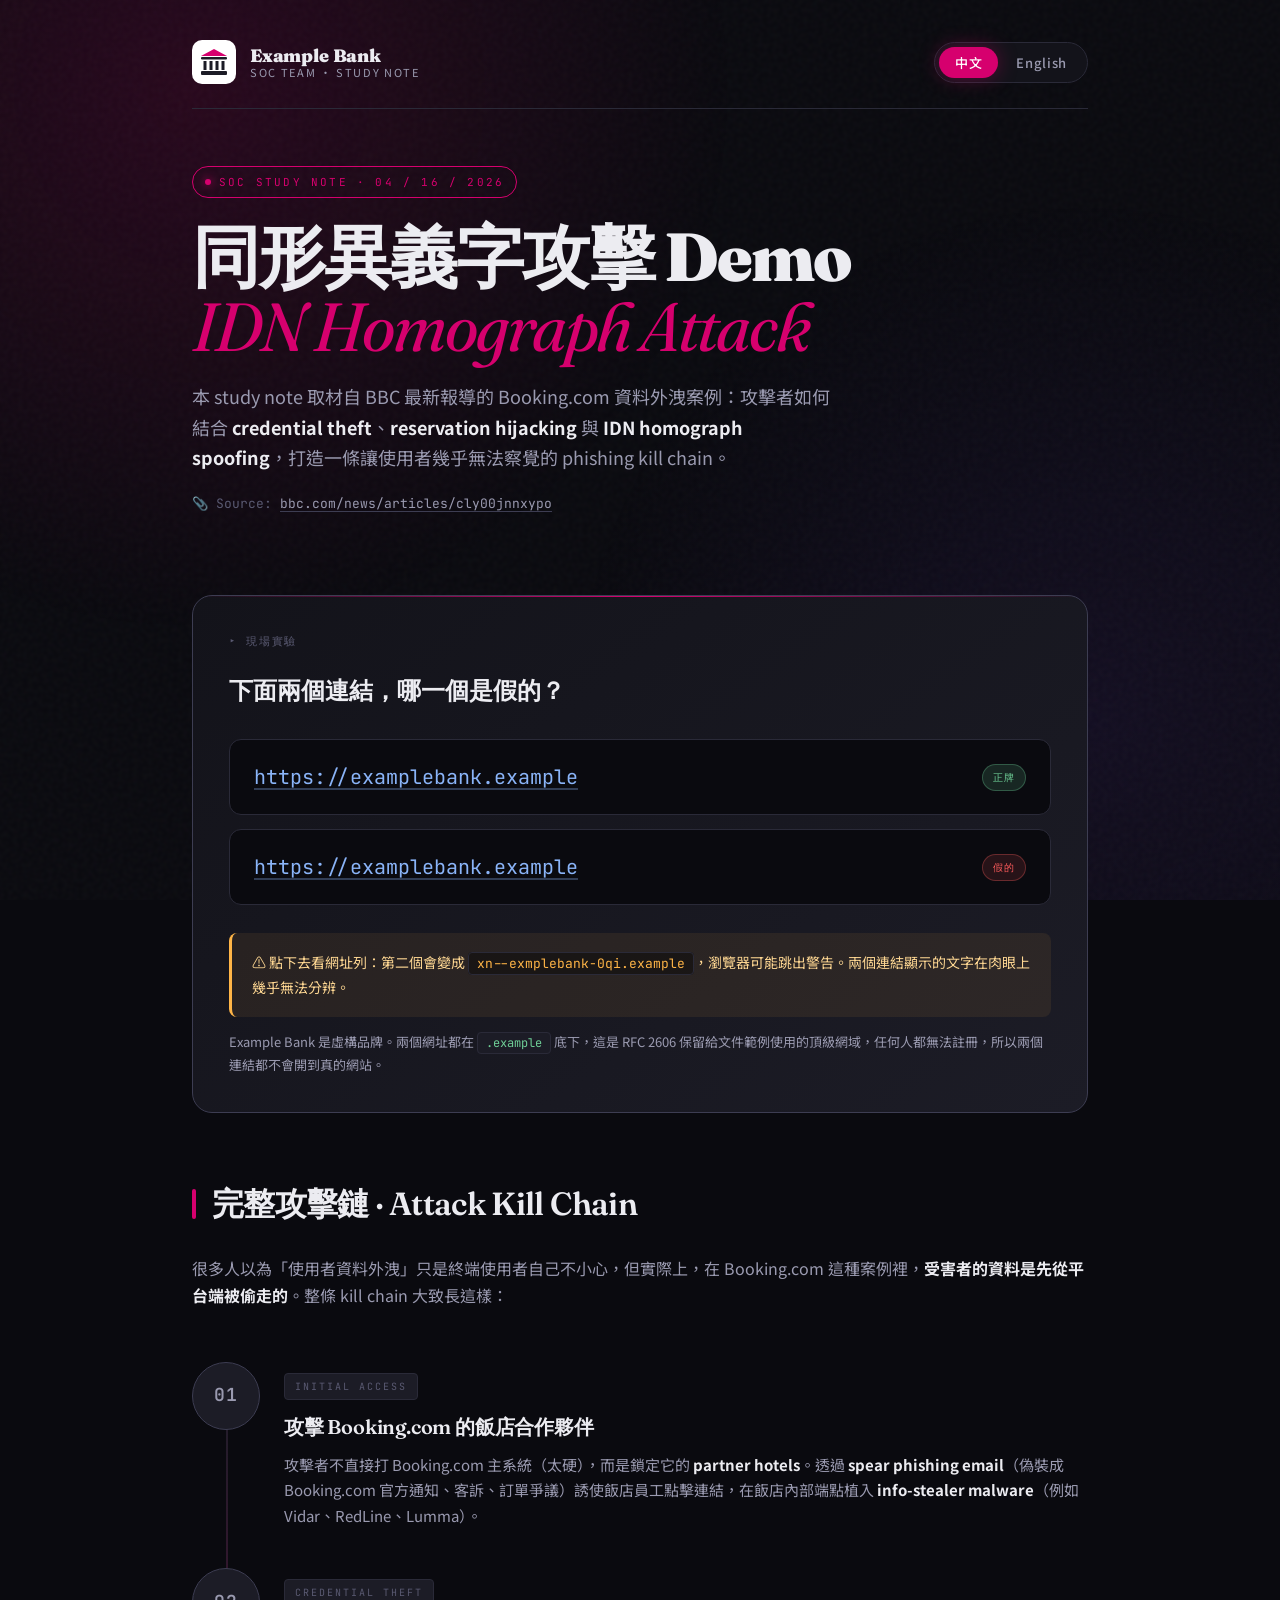
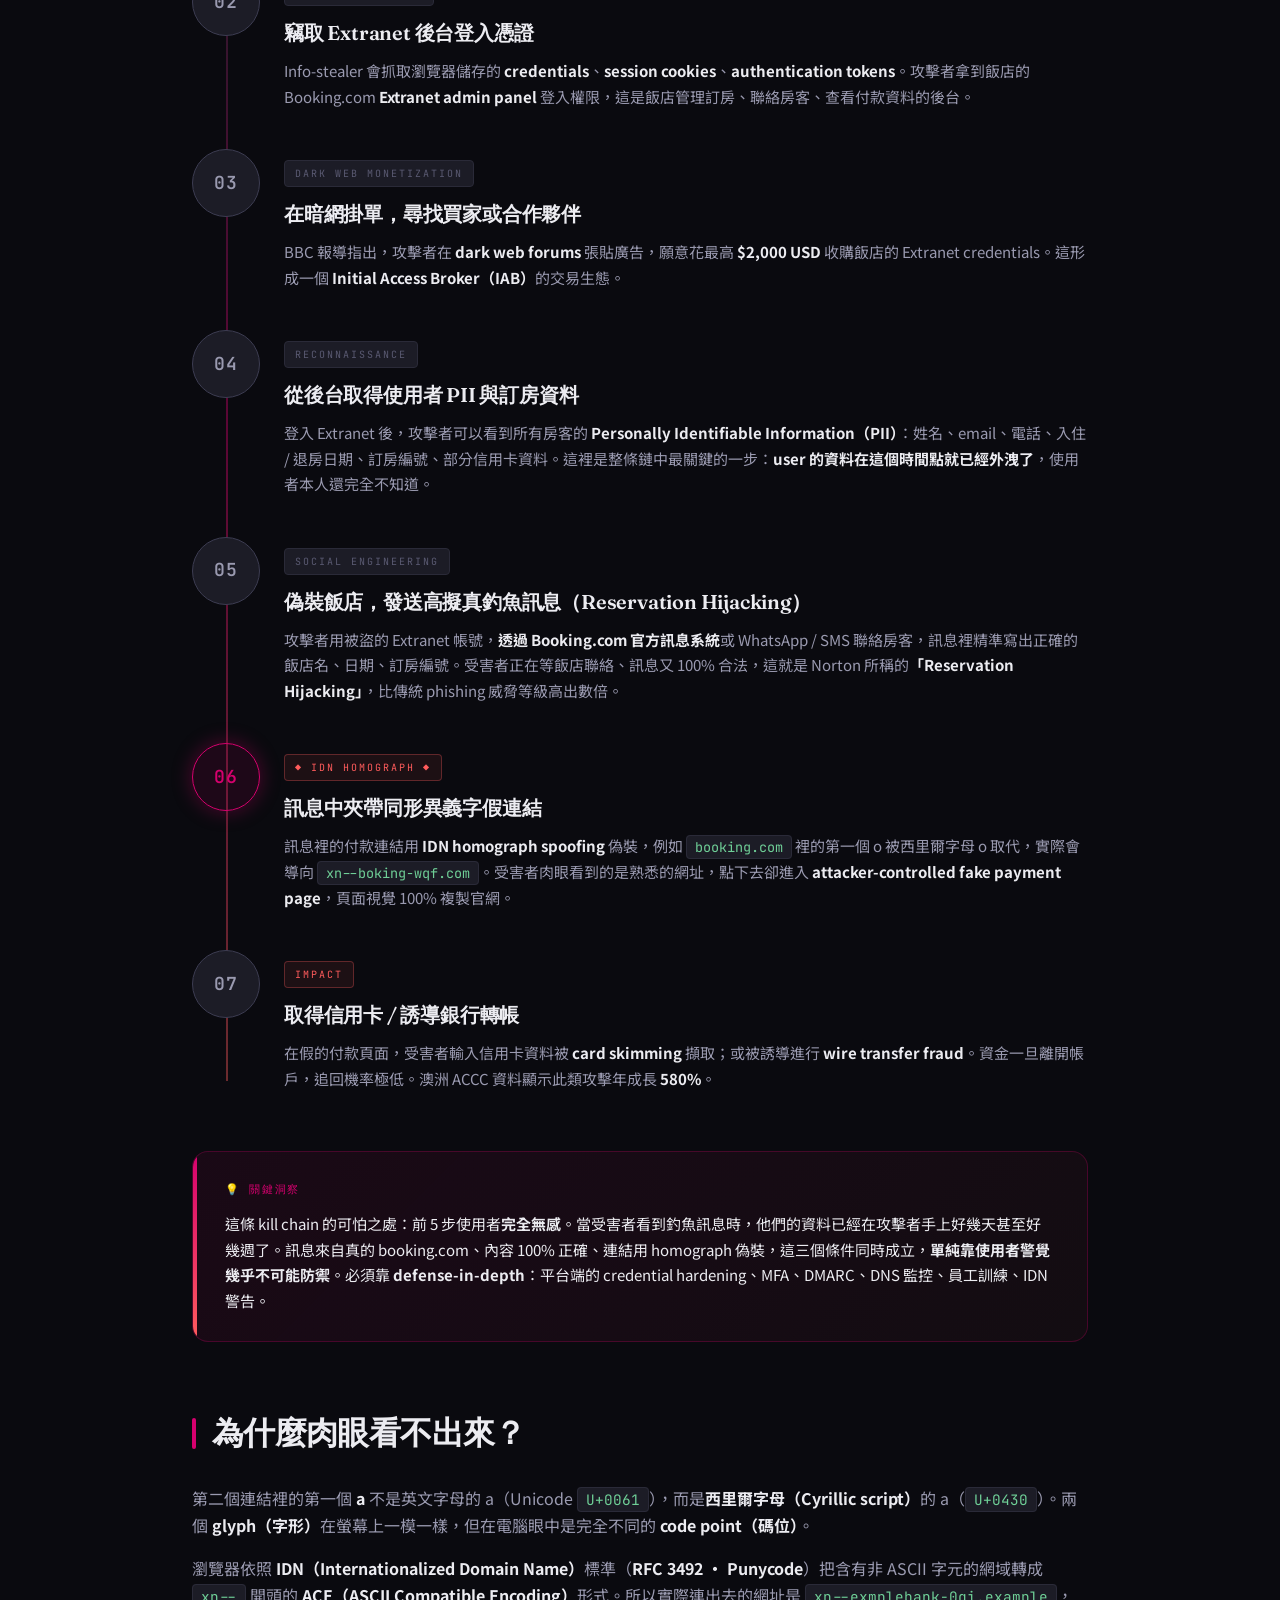
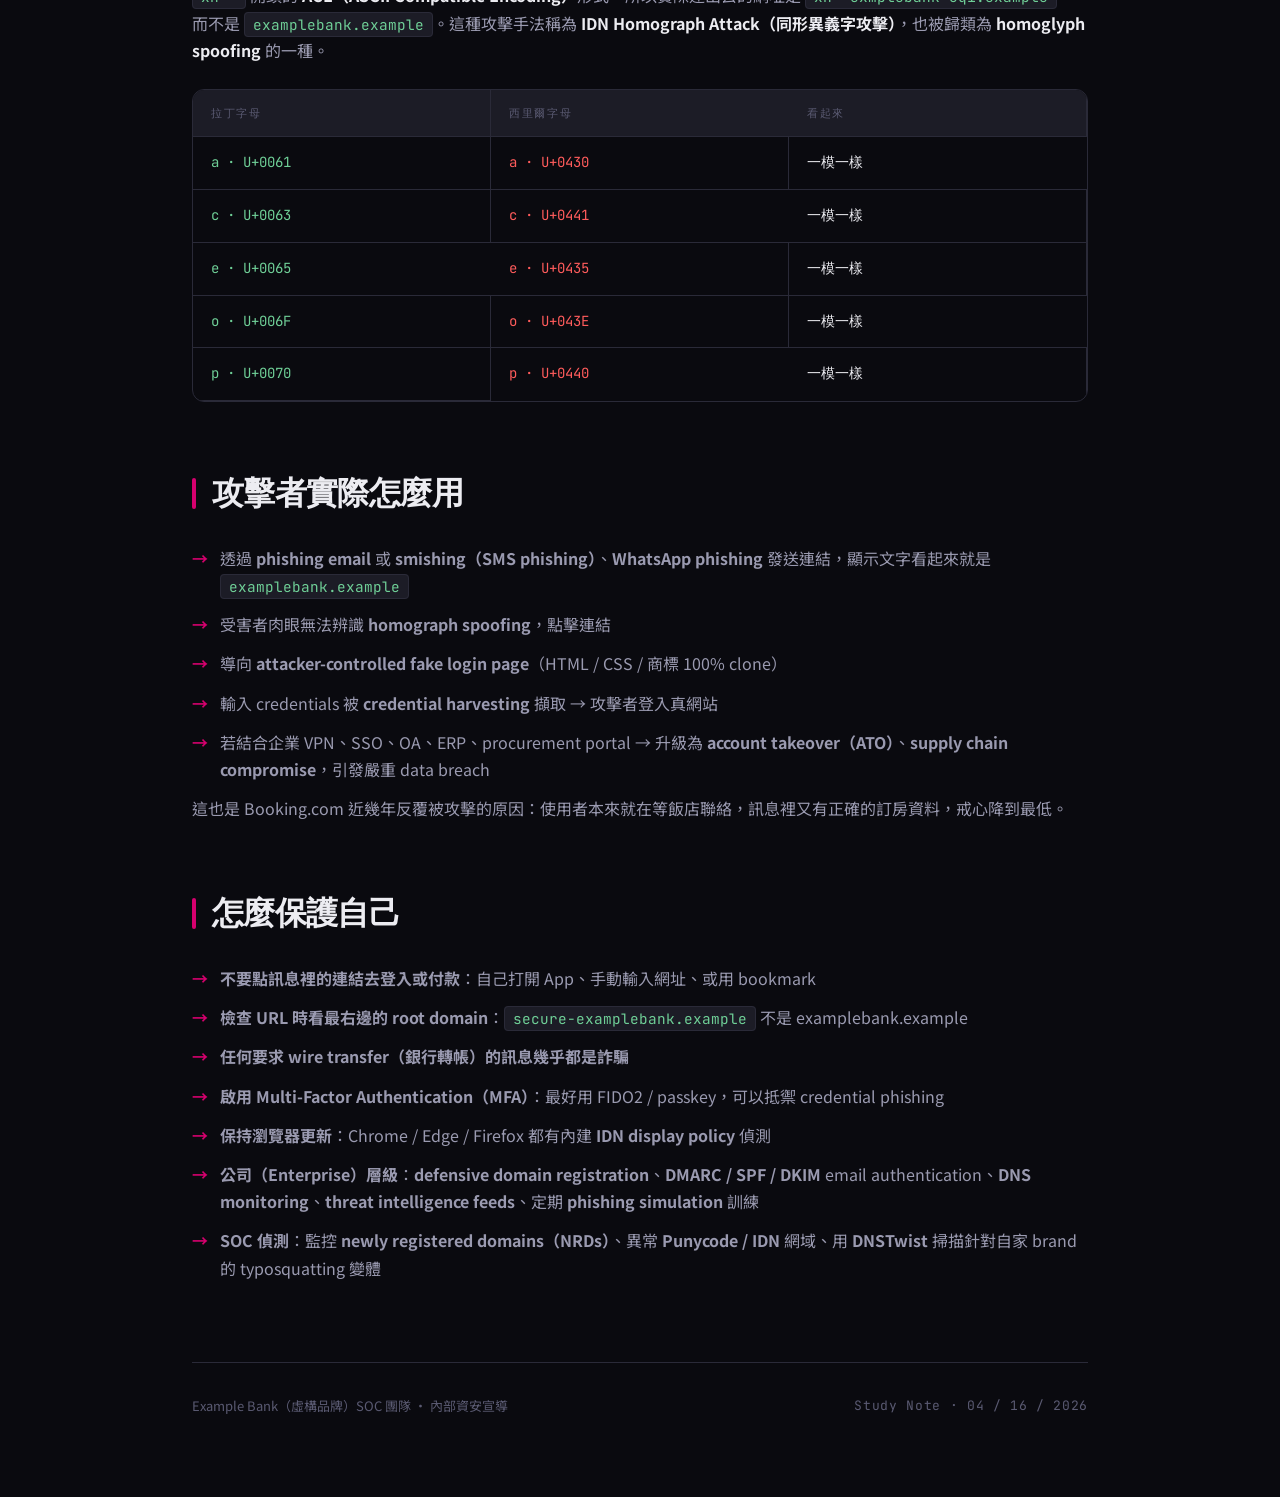
<file: index.html>
<!DOCTYPE html>
<html lang="zh-TW">
<head>
<meta charset="UTF-8">
<meta name="viewport" content="width=device-width, initial-scale=1.0">
<meta name="robots" content="noindex, nofollow">
<title>IDN Homograph Attack Demo · Example Bank SOC Team</title>
<link rel="preconnect" href="https://fonts.googleapis.com">
<link rel="preconnect" href="https://fonts.gstatic.com" crossorigin>
<link href="https://fonts.googleapis.com/css2?family=Fraunces:ital,wght@0,400;0,600;0,900;1,400&family=JetBrains+Mono:wght@400;600&family=Noto+Sans+TC:wght@400;500;700;900&display=swap" rel="stylesheet">
<style>
  :root {
    --bg: #0a0a0f;
    --bg-card: #13131a;
    --bg-elevated: #1c1c26;
    --border: #2a2a38;
    --border-strong: #3d3d52;
    --text: #ececf1;
    --text-dim: #9a9ab0;
    --text-faint: #5a5a72;
    --accent: #d6006e;
    --accent-glow: rgba(214, 0, 110, 0.35);
    --warn: #ffb547;
    --danger: #ff5c5c;
    --ok: #6fcf97;
    --font-display: "Fraunces", Georgia, serif;
    --font-body: "Noto Sans TC", -apple-system, "Segoe UI", sans-serif;
    --font-mono: "JetBrains Mono", "SF Mono", Consolas, monospace;
  }

  * { box-sizing: border-box; margin: 0; padding: 0; }

  html { scroll-behavior: smooth; }

  body {
    font-family: var(--font-body);
    background: var(--bg);
    color: var(--text);
    line-height: 1.7;
    min-height: 100vh;
    overflow-x: hidden;
  }

  body::before {
    content: "";
    position: fixed;
    inset: 0;
    background:
      radial-gradient(circle at 15% 10%, rgba(214, 0, 110, 0.15) 0%, transparent 40%),
      radial-gradient(circle at 85% 80%, rgba(100, 50, 200, 0.1) 0%, transparent 40%);
    pointer-events: none;
    z-index: 0;
  }

  .grain {
    position: fixed;
    inset: 0;
    pointer-events: none;
    z-index: 1;
    opacity: 0.035;
    background-image: url("data:image/svg+xml,%3Csvg viewBox='0 0 200 200' xmlns='http://www.w3.org/2000/svg'%3E%3Cfilter id='n'%3E%3CfeTurbulence type='fractalNoise' baseFrequency='0.9'/%3E%3C/filter%3E%3Crect width='100%25' height='100%25' filter='url(%23n)'/%3E%3C/svg%3E");
  }

  .wrap {
    position: relative;
    z-index: 2;
    max-width: 960px;
    margin: 0 auto;
    padding: 40px 32px 80px;
  }

  /* ── Header / Brand ─────────────────────────────── */
  header {
    display: flex;
    justify-content: space-between;
    align-items: center;
    padding-bottom: 24px;
    border-bottom: 1px solid var(--border);
    margin-bottom: 56px;
  }

  .brand {
    display: flex;
    align-items: center;
    gap: 14px;
  }

  .brand-mark {
    width: 44px;
    height: 44px;
    background: #fff;
    border-radius: 10px;
    display: flex;
    align-items: center;
    justify-content: center;
    padding: 6px;
  }

  .brand-text {
    display: flex;
    flex-direction: column;
    line-height: 1.2;
  }

  .brand-text .name {
    font-family: var(--font-display);
    font-weight: 900;
    font-size: 18px;
    letter-spacing: -0.01em;
  }

  .brand-text .sub {
    font-size: 11px;
    color: var(--text-dim);
    letter-spacing: 0.15em;
    text-transform: uppercase;
  }

  .lang-toggle {
    display: flex;
    background: var(--bg-card);
    border: 1px solid var(--border);
    border-radius: 100px;
    padding: 4px;
    gap: 2px;
  }

  .lang-toggle button {
    background: transparent;
    border: none;
    color: var(--text-dim);
    font-family: var(--font-body);
    font-weight: 500;
    font-size: 13px;
    padding: 6px 16px;
    border-radius: 100px;
    cursor: pointer;
    letter-spacing: 0.05em;
    transition: all 0.2s;
  }

  .lang-toggle button.active {
    background: var(--accent);
    color: #fff;
    box-shadow: 0 0 20px var(--accent-glow);
  }

  /* ── Hero ─────────────────────────────── */
  .hero {
    margin-bottom: 80px;
  }

  .eyebrow {
    display: inline-flex;
    align-items: center;
    gap: 8px;
    font-family: var(--font-mono);
    font-size: 11px;
    color: var(--accent);
    letter-spacing: 0.2em;
    text-transform: uppercase;
    margin-bottom: 24px;
    padding: 6px 12px;
    border: 1px solid var(--accent);
    border-radius: 100px;
    animation: pulse 2s ease-in-out infinite;
  }

  .eyebrow::before {
    content: "";
    width: 6px;
    height: 6px;
    background: var(--accent);
    border-radius: 50%;
    box-shadow: 0 0 10px var(--accent);
  }

  @keyframes pulse {
    0%, 100% { opacity: 1; }
    50% { opacity: 0.6; }
  }

  h1 {
    font-family: var(--font-display);
    font-weight: 900;
    font-size: clamp(36px, 6vw, 68px);
    line-height: 1.02;
    letter-spacing: -0.03em;
    margin-bottom: 20px;
  }

  h1 em {
    font-style: italic;
    font-weight: 400;
    color: var(--accent);
  }

  .lede {
    font-size: 18px;
    color: var(--text-dim);
    max-width: 640px;
    margin-bottom: 20px;
  }

  .source-ref {
    font-family: var(--font-mono);
    font-size: 13px;
    color: var(--text-faint);
    margin-bottom: 32px;
  }

  .source-ref a {
    color: var(--text-dim);
    text-decoration: underline;
    text-decoration-color: var(--border-strong);
    text-underline-offset: 3px;
    transition: color 0.2s;
  }

  .source-ref a:hover {
    color: var(--accent);
  }

  /* ── Demo Box ─────────────────────────────── */
  .demo {
    background: linear-gradient(145deg, var(--bg-card), var(--bg-elevated));
    border: 1px solid var(--border-strong);
    border-radius: 20px;
    padding: 36px;
    margin-bottom: 64px;
    position: relative;
    overflow: hidden;
  }

  .demo::before {
    content: "";
    position: absolute;
    top: 0; left: 0; right: 0;
    height: 1px;
    background: linear-gradient(90deg, transparent, var(--accent), transparent);
  }

  .demo-label {
    font-family: var(--font-mono);
    font-size: 11px;
    color: var(--text-faint);
    letter-spacing: 0.15em;
    text-transform: uppercase;
    margin-bottom: 20px;
  }

  .demo-question {
    font-family: var(--font-display);
    font-size: 24px;
    font-weight: 600;
    margin-bottom: 28px;
  }

  .links {
    display: flex;
    flex-direction: column;
    gap: 14px;
  }

  .link-card {
    display: flex;
    justify-content: space-between;
    align-items: center;
    padding: 20px 24px;
    background: var(--bg);
    border: 1px solid var(--border);
    border-radius: 12px;
    transition: all 0.3s;
  }

  .link-card:hover {
    border-color: var(--accent);
    transform: translateX(4px);
  }

  .link-card a {
    font-family: var(--font-mono);
    font-size: 20px;
    color: #8ab4f8;
    text-decoration: underline;
    text-decoration-color: rgba(138, 180, 248, 0.3);
    text-underline-offset: 4px;
  }

  .link-card a:hover {
    text-decoration-color: currentColor;
  }

  .badge {
    font-family: var(--font-mono);
    font-size: 10px;
    padding: 4px 10px;
    border-radius: 100px;
    letter-spacing: 0.1em;
    text-transform: uppercase;
  }

  .badge-safe {
    background: rgba(111, 207, 151, 0.15);
    color: var(--ok);
    border: 1px solid rgba(111, 207, 151, 0.3);
  }

  .badge-danger {
    background: rgba(255, 92, 92, 0.12);
    color: var(--danger);
    border: 1px solid rgba(255, 92, 92, 0.3);
  }

  .demo-hint {
    margin-top: 28px;
    padding: 18px 20px;
    background: rgba(255, 181, 71, 0.08);
    border-left: 3px solid var(--warn);
    border-radius: 8px;
    font-size: 14px;
    color: #ffd893;
  }

  .demo-hint code {
    font-family: var(--font-mono);
    background: rgba(0, 0, 0, 0.4);
    padding: 2px 8px;
    border-radius: 4px;
    color: var(--warn);
    font-size: 13px;
  }

  .demo-note {
    margin: 14px 0 0;
    font-size: 13px;
    color: var(--text-dim);
  }

  .demo-note code {
    font-size: 12px;
  }

  /* ── Kill Chain ─────────────────────────────── */
  .chain {
    display: flex;
    flex-direction: column;
    gap: 0;
    margin: 32px 0;
    position: relative;
  }

  .chain::before {
    content: "";
    position: absolute;
    left: 34px;
    top: 30px;
    bottom: 30px;
    width: 2px;
    background: linear-gradient(180deg,
      var(--border-strong) 0%,
      var(--accent) 50%,
      var(--danger) 100%);
    opacity: 0.4;
  }

  .chain-step {
    display: flex;
    gap: 24px;
    padding: 20px 0;
    position: relative;
    z-index: 1;
  }

  .chain-num {
    flex-shrink: 0;
    width: 68px;
    height: 68px;
    background: var(--bg-elevated);
    border: 1px solid var(--border-strong);
    border-radius: 50%;
    display: flex;
    align-items: center;
    justify-content: center;
    font-family: var(--font-mono);
    font-size: 18px;
    font-weight: 600;
    color: var(--text-dim);
    letter-spacing: 0.05em;
    transition: all 0.3s;
  }

  .chain-step:hover .chain-num {
    border-color: var(--accent);
    color: var(--accent);
    box-shadow: 0 0 24px var(--accent-glow);
  }

  .chain-step-highlight .chain-num {
    border-color: var(--accent);
    color: var(--accent);
    background: rgba(214, 0, 110, 0.1);
    box-shadow: 0 0 20px var(--accent-glow);
  }

  .chain-body {
    flex: 1;
    padding-top: 8px;
    min-width: 0;
  }

  .chain-tag {
    display: inline-block;
    font-family: var(--font-mono);
    font-size: 10px;
    letter-spacing: 0.2em;
    text-transform: uppercase;
    color: var(--text-faint);
    padding: 4px 10px;
    background: var(--bg-elevated);
    border: 1px solid var(--border);
    border-radius: 4px;
    margin-bottom: 10px;
  }

  .chain-tag-danger {
    color: var(--danger);
    border-color: rgba(255, 92, 92, 0.3);
    background: rgba(255, 92, 92, 0.08);
  }

  .chain-body h3 {
    font-family: var(--font-display);
    font-weight: 600;
    font-size: 20px;
    margin-bottom: 8px;
    color: var(--text);
    letter-spacing: -0.01em;
  }

  .chain-body p {
    font-size: 15px;
    margin-bottom: 0;
  }

  /* ── Callout ─────────────────────────────── */
  .callout {
    margin-top: 40px;
    padding: 28px 32px;
    background: linear-gradient(135deg,
      rgba(214, 0, 110, 0.08),
      rgba(255, 92, 92, 0.04));
    border: 1px solid rgba(214, 0, 110, 0.25);
    border-radius: 16px;
    position: relative;
    overflow: hidden;
  }

  .callout::before {
    content: "";
    position: absolute;
    top: 0;
    left: 0;
    width: 4px;
    height: 100%;
    background: linear-gradient(180deg, var(--accent), var(--danger));
  }

  .callout-label {
    font-family: var(--font-mono);
    font-size: 11px;
    letter-spacing: 0.15em;
    text-transform: uppercase;
    color: var(--accent);
    margin-bottom: 12px;
  }

  .callout p {
    color: var(--text);
    font-size: 15px;
    margin-bottom: 0;
  }

  /* ── Sections ─────────────────────────────── */
  section {
    margin-bottom: 64px;
  }

  h2 {
    font-family: var(--font-display);
    font-weight: 600;
    font-size: 32px;
    letter-spacing: -0.02em;
    margin-bottom: 24px;
    position: relative;
    padding-left: 20px;
  }

  h2::before {
    content: "";
    position: absolute;
    left: 0;
    top: 12px;
    bottom: 12px;
    width: 4px;
    background: var(--accent);
    border-radius: 2px;
  }

  p {
    color: var(--text-dim);
    margin-bottom: 16px;
  }

  p strong {
    color: var(--text);
    font-weight: 700;
  }

  code {
    font-family: var(--font-mono);
    background: var(--bg-elevated);
    color: var(--ok);
    padding: 2px 8px;
    border-radius: 4px;
    font-size: 0.9em;
    border: 1px solid var(--border);
    white-space: nowrap;
  }

  ul { list-style: none; }

  ul li {
    position: relative;
    padding-left: 28px;
    margin-bottom: 12px;
    color: var(--text-dim);
  }

  ul li::before {
    content: "→";
    position: absolute;
    left: 0;
    color: var(--accent);
    font-weight: bold;
  }

  /* ── Character Comparison Table ─────────────────────────────── */
  .char-table {
    display: grid;
    grid-template-columns: 1fr 1fr 1fr;
    gap: 0;
    border: 1px solid var(--border);
    border-radius: 12px;
    overflow: hidden;
    margin: 24px 0;
    font-family: var(--font-mono);
    font-size: 14px;
  }

  .char-table > div {
    padding: 14px 18px;
    border-bottom: 1px solid var(--border);
    border-right: 1px solid var(--border);
  }

  .char-table > div:nth-child(3n) { border-right: none; }
  .char-table > div:nth-last-child(-n+3) { border-bottom: none; }

  .char-table .head {
    background: var(--bg-elevated);
    color: var(--text-faint);
    font-size: 11px;
    letter-spacing: 0.15em;
    text-transform: uppercase;
  }

  .char-table .latin { color: var(--ok); }
  .char-table .cyrillic { color: var(--danger); }

  /* ── Footer ─────────────────────────────── */
  footer {
    margin-top: 80px;
    padding-top: 32px;
    border-top: 1px solid var(--border);
    display: flex;
    justify-content: space-between;
    align-items: center;
    flex-wrap: wrap;
    gap: 16px;
    font-size: 13px;
    color: var(--text-faint);
  }

  footer .meta {
    font-family: var(--font-mono);
    letter-spacing: 0.05em;
  }

  /* ── Language visibility ─────────────────────────────── */
  .lang-en { display: none; }
  body.en .lang-zh { display: none; }
  body.en .lang-en { display: block; }
  body.en .lang-en.inline { display: inline; }

  /* ── Responsive ─────────────────────────────── */
  @media (max-width: 640px) {
    .wrap { padding: 24px 20px 60px; }
    header { flex-direction: column; gap: 20px; align-items: flex-start; }
    .demo { padding: 24px; }
    .link-card { flex-direction: column; align-items: flex-start; gap: 10px; }
    .link-card a { font-size: 16px; word-break: break-all; }
    .char-table { font-size: 12px; }
    .char-table > div { padding: 10px 12px; }
  }

  /* ── Entrance animations ─────────────────────────────── */
  .hero > * { animation: rise 0.8s ease-out backwards; }
  .hero > *:nth-child(1) { animation-delay: 0.05s; }
  .hero > *:nth-child(2) { animation-delay: 0.15s; }
  .hero > *:nth-child(3) { animation-delay: 0.25s; }
  .demo { animation: rise 0.8s ease-out 0.35s backwards; }

  @keyframes rise {
    from { opacity: 0; transform: translateY(20px); }
    to { opacity: 1; transform: translateY(0); }
  }
</style>
</head>
<body>
<div class="grain"></div>

<div class="wrap">

  <!-- ── Header ─────────────────────────────── -->
  <header>
    <div class="brand">
      <div class="brand-mark">
        <svg viewBox="0 0 32 32" width="32" height="32" role="img" aria-label="Example Bank logo (fictional brand)">
          <path d="M16 3 29 10H3z" fill="#d6006e"/>
          <rect x="3" y="11" width="26" height="2.5" rx="1" fill="#1c1c26"/>
          <rect x="5.5" y="15" width="3" height="9" fill="#1c1c26"/>
          <rect x="11.5" y="15" width="3" height="9" fill="#1c1c26"/>
          <rect x="17.5" y="15" width="3" height="9" fill="#1c1c26"/>
          <rect x="23.5" y="15" width="3" height="9" fill="#1c1c26"/>
          <rect x="3" y="25" width="26" height="4" rx="1" fill="#1c1c26"/>
        </svg>
      </div>
      <div class="brand-text">
        <span class="name">Example Bank</span>
        <span class="sub">SOC Team · Study Note</span>
      </div>
    </div>
    <div class="lang-toggle" id="langToggle">
      <button data-lang="zh" class="active">中文</button>
      <button data-lang="en">English</button>
    </div>
  </header>

  <!-- ── Hero ─────────────────────────────── -->
  <div class="hero">
    <div class="eyebrow lang-zh">SOC Study Note · 04 / 16 / 2026</div>
    <div class="eyebrow lang-en">SOC Study Note · 04 / 16 / 2026</div>

    <h1 class="lang-zh">同形異義字攻擊 Demo<br><em>IDN Homograph Attack</em></h1>
    <h1 class="lang-en">IDN Homograph Attack<br><em>Awareness Demo</em></h1>

    <p class="lede lang-zh">
      本 study note 取材自 BBC 最新報導的 Booking.com 資料外洩案例：攻擊者如何結合
      <strong>credential theft</strong>、<strong>reservation hijacking</strong> 與
      <strong>IDN homograph spoofing</strong>，打造一條讓使用者幾乎無法察覺的
      phishing kill chain。
    </p>
    <p class="lede lang-en">
      This study note is based on BBC's reporting on the Booking.com data leak: how
      attackers chain <strong>credential theft</strong>, <strong>reservation hijacking</strong>,
      and <strong>IDN homograph spoofing</strong> into a phishing kill chain that victims
      cannot realistically detect.
    </p>

    <p class="source-ref lang-zh">
      📎 Source:
      <a href="https://www.bbc.com/news/articles/cly00jnnxypo" target="_blank" rel="noopener">bbc.com/news/articles/cly00jnnxypo</a>
    </p>
    <p class="source-ref lang-en">
      📎 Source:
      <a href="https://www.bbc.com/news/articles/cly00jnnxypo" target="_blank" rel="noopener">bbc.com/news/articles/cly00jnnxypo</a>
    </p>
  </div>

  <!-- ── Demo Box ─────────────────────────────── -->
  <div class="demo">
    <div class="demo-label lang-zh">▸ 現場實驗</div>
    <div class="demo-label lang-en">▸ Live Experiment</div>

    <div class="demo-question lang-zh">下面兩個連結，哪一個是假的？</div>
    <div class="demo-question lang-en">Which of these two links is fake?</div>

    <div class="links">
      <div class="link-card">
        <a href="https://examplebank.example" target="_blank" rel="noopener">https://examplebank.example</a>
        <span class="badge badge-safe lang-zh">正牌</span>
        <span class="badge badge-safe lang-en">Real</span>
      </div>
      <div class="link-card">
        <a href="https://exаmplebank.example" target="_blank" rel="noopener">https://exаmplebank.example</a>
        <span class="badge badge-danger lang-zh">假的</span>
        <span class="badge badge-danger lang-en">Fake</span>
      </div>
    </div>

    <div class="demo-hint lang-zh">
      ⚠️ 點下去看網址列：第二個會變成 <code>xn--exmplebank-0qi.example</code>，瀏覽器可能跳出警告。兩個連結顯示的文字在肉眼上幾乎無法分辨。
    </div>
    <div class="demo-hint lang-en">
      ⚠️ Click and watch the address bar: the second becomes <code>xn--exmplebank-0qi.example</code>,
      and your browser may warn you. To the human eye, the two links look identical.
    </div>
    <p class="demo-note lang-zh">
      Example Bank 是虛構品牌。兩個網址都在 <code>.example</code> 底下，這是 RFC 2606
      保留給文件範例使用的頂級網域，任何人都無法註冊，所以兩個連結都不會開到真的網站。
    </p>
    <p class="demo-note lang-en">
      Example Bank is a fictional brand. Both addresses sit under <code>.example</code>, a
      top-level domain that RFC 2606 reserves for examples, so nobody can register them and
      neither link opens a real site.
    </p>
  </div>

  <!-- ── Kill Chain ─────────────────────────────── -->
  <section>
    <h2 class="lang-zh">完整攻擊鏈 · Attack Kill Chain</h2>
    <h2 class="lang-en">The Full Attack Kill Chain</h2>

    <p class="lang-zh">
      很多人以為「使用者資料外洩」只是終端使用者自己不小心，但實際上，在 Booking.com
      這種案例裡，<strong>受害者的資料是先從平台端被偷走的</strong>。整條 kill chain 大致長這樣：
    </p>
    <p class="lang-en">
      Most people assume user data leaks come from careless end-users. But in cases like
      Booking.com, <strong>victim data is first stolen from the platform side</strong>.
      The full kill chain looks like this:
    </p>

    <div class="chain">
      <!-- Step 1 -->
      <div class="chain-step">
        <div class="chain-num">01</div>
        <div class="chain-body">
          <div class="chain-tag">Initial Access</div>
          <h3 class="lang-zh">攻擊 Booking.com 的飯店合作夥伴</h3>
          <h3 class="lang-en">Target Booking.com's hotel partners</h3>
          <p class="lang-zh">
            攻擊者不直接打 Booking.com 主系統（太硬），而是鎖定它的
            <strong>partner hotels</strong>。透過 <strong>spear phishing email</strong>（偽裝成 Booking.com
            官方通知、客訴、訂單爭議）誘使飯店員工點擊連結，在飯店內部端點植入
            <strong>info-stealer malware</strong>（例如 Vidar、RedLine、Lumma）。
          </p>
          <p class="lang-en">
            Attackers don't hit Booking.com's core systems (too hardened). They target
            <strong>partner hotels</strong> with <strong>spear phishing emails</strong>
            (posing as Booking.com support, guest complaints, or reservation disputes) to
            drop <strong>info-stealer malware</strong> (Vidar, RedLine, Lumma) onto hotel endpoints.
          </p>
        </div>
      </div>

      <!-- Step 2 -->
      <div class="chain-step">
        <div class="chain-num">02</div>
        <div class="chain-body">
          <div class="chain-tag">Credential Theft</div>
          <h3 class="lang-zh">竊取 Extranet 後台登入憑證</h3>
          <h3 class="lang-en">Steal Extranet admin credentials</h3>
          <p class="lang-zh">
            Info-stealer 會抓取瀏覽器儲存的
            <strong>credentials</strong>、<strong>session cookies</strong>、<strong>authentication tokens</strong>。攻擊者拿到飯店的
            Booking.com <strong>Extranet admin panel</strong> 登入權限，這是飯店管理訂房、聯絡房客、查看付款資料的後台。
          </p>
          <p class="lang-en">
            Info-stealers exfiltrate browser-stored <strong>credentials</strong>,
            <strong>session cookies</strong>, and <strong>authentication tokens</strong>.
            Attackers gain access to the hotel's <strong>Booking.com Extranet admin panel</strong>,
            where reservations, guest messaging, and payment data live.
          </p>
        </div>
      </div>

      <!-- Step 3 -->
      <div class="chain-step">
        <div class="chain-num">03</div>
        <div class="chain-body">
          <div class="chain-tag">Dark Web Monetization</div>
          <h3 class="lang-zh">在暗網掛單，尋找買家或合作夥伴</h3>
          <h3 class="lang-en">Monetize on dark-web forums</h3>
          <p class="lang-zh">
            BBC 報導指出，攻擊者在 <strong>dark web forums</strong> 張貼廣告，願意花最高
            <strong>$2,000 USD</strong> 收購飯店的 Extranet credentials。這形成一個
            <strong>Initial Access Broker（IAB）</strong>的交易生態。
          </p>
          <p class="lang-en">
            BBC reported that threat actors post ads on <strong>dark web forums</strong>,
            offering up to <strong>$2,000 USD</strong> per set of Extranet credentials. This
            forms a thriving <strong>Initial Access Broker (IAB)</strong> marketplace.
          </p>
        </div>
      </div>

      <!-- Step 4 -->
      <div class="chain-step">
        <div class="chain-num">04</div>
        <div class="chain-body">
          <div class="chain-tag">Reconnaissance</div>
          <h3 class="lang-zh">從後台取得使用者 PII 與訂房資料</h3>
          <h3 class="lang-en">Exfiltrate guest PII and reservation data</h3>
          <p class="lang-zh">
            登入 Extranet 後，攻擊者可以看到所有房客的
            <strong>Personally Identifiable Information（PII）</strong>：姓名、email、電話、入住 / 退房日期、訂房編號、部分信用卡資料。這裡是整條鏈中最關鍵的一步：<strong>user
            的資料在這個時間點就已經外洩了</strong>，使用者本人還完全不知道。
          </p>
          <p class="lang-en">
            Once inside the Extranet, attackers harvest guest
            <strong>Personally Identifiable Information (PII)</strong>: names, emails, phone
            numbers, check-in/out dates, booking IDs, partial card data. This is the critical
            pivot: <strong>user data is already compromised at this stage</strong>, and the
            victim has no idea.
          </p>
        </div>
      </div>

      <!-- Step 5 -->
      <div class="chain-step">
        <div class="chain-num">05</div>
        <div class="chain-body">
          <div class="chain-tag">Social Engineering</div>
          <h3 class="lang-zh">偽裝飯店，發送高擬真釣魚訊息（Reservation Hijacking）</h3>
          <h3 class="lang-en">Impersonate the hotel · Reservation Hijacking</h3>
          <p class="lang-zh">
            攻擊者用被盜的 Extranet 帳號，<strong>透過 Booking.com 官方訊息系統</strong>或
            WhatsApp / SMS 聯絡房客，訊息裡精準寫出正確的飯店名、日期、訂房編號。受害者正在等飯店聯絡、訊息又
            100% 合法，這就是 Norton 所稱的<strong>「Reservation Hijacking」</strong>，比傳統 phishing 威脅等級高出數倍。
          </p>
          <p class="lang-en">
            Using stolen Extranet accounts, attackers message guests <strong>through
            Booking.com's official messaging system</strong> or WhatsApp/SMS, referencing
            real hotel names, dates, and booking IDs. The victim is expecting this message
            and it's 100% legitimate-looking. This is what Norton calls
            <strong>"Reservation Hijacking"</strong>, orders of magnitude more dangerous
            than generic phishing.
          </p>
        </div>
      </div>

      <!-- Step 6 -->
      <div class="chain-step chain-step-highlight">
        <div class="chain-num">06</div>
        <div class="chain-body">
          <div class="chain-tag chain-tag-danger">◆ IDN Homograph ◆</div>
          <h3 class="lang-zh">訊息中夾帶同形異義字假連結</h3>
          <h3 class="lang-en">Embed an IDN homograph fake link</h3>
          <p class="lang-zh">
            訊息裡的付款連結用 <strong>IDN homograph spoofing</strong> 偽裝，例如
            <code>booking.com</code> 裡的第一個 o 被西里爾字母 о 取代，實際會導向
            <code>xn--boking-wqf.com</code>。受害者肉眼看到的是熟悉的網址，點下去卻進入
            <strong>attacker-controlled fake payment page</strong>，頁面視覺 100% 複製官網。
          </p>
          <p class="lang-en">
            The payment link in the message uses <strong>IDN homograph spoofing</strong>,
            e.g. the first o in <code>booking.com</code> replaced with Cyrillic о, actually resolving
            to <code>xn--boking-wqf.com</code>. The victim sees a familiar URL, but lands on
            an <strong>attacker-controlled fake payment page</strong> with pixel-perfect branding.
          </p>
        </div>
      </div>

      <!-- Step 7 -->
      <div class="chain-step">
        <div class="chain-num">07</div>
        <div class="chain-body">
          <div class="chain-tag chain-tag-danger">Impact</div>
          <h3 class="lang-zh">取得信用卡 / 誘導銀行轉帳</h3>
          <h3 class="lang-en">Harvest cards · Trigger wire transfers</h3>
          <p class="lang-zh">
            在假的付款頁面，受害者輸入信用卡資料被
            <strong>card skimming</strong> 擷取；或被誘導進行
            <strong>wire transfer fraud</strong>。資金一旦離開帳戶，追回機率極低。澳洲 ACCC
            資料顯示此類攻擊年成長 <strong>580%</strong>。
          </p>
          <p class="lang-en">
            On the fake payment page, card data is captured via <strong>card skimming</strong>
            or the victim is pushed into a <strong>wire transfer fraud</strong>. Once funds
            leave the account, recovery is unlikely. Australia's ACCC reports this attack
            class has grown <strong>580% year-over-year</strong>.
          </p>
        </div>
      </div>
    </div>

    <div class="callout">
      <div class="callout-label lang-zh">💡 關鍵洞察</div>
      <div class="callout-label lang-en">💡 Key Insight</div>
      <p class="lang-zh">
        這條 kill chain 的可怕之處：前 5 步使用者<strong>完全無感</strong>。當受害者看到釣魚訊息時，他們的資料已經在攻擊者手上好幾天甚至好幾週了。訊息來自真的
        booking.com、內容 100% 正確、連結用 homograph 偽裝，這三個條件同時成立，<strong>單純靠使用者警覺幾乎不可能防禦</strong>。必須靠
        <strong>defense-in-depth</strong>：平台端的 credential hardening、MFA、DMARC、DNS 監控、員工訓練、IDN 警告。
      </p>
      <p class="lang-en">
        The terrifying part of this kill chain: steps 1 to 5 are <strong>invisible to the user</strong>.
        By the time the phishing message arrives, their data has been in attacker hands for
        days or weeks. The message comes from real booking.com, the content is 100% accurate,
        and the link is homograph-spoofed. When all three line up, <strong>user vigilance alone cannot defend against this</strong>.
        <strong>Defense-in-depth</strong> is required: platform-side credential hardening,
        MFA, DMARC, DNS monitoring, security awareness training, and IDN warning systems.
      </p>
    </div>
  </section>

  <!-- ── Why ─────────────────────────────── -->
  <section>
    <h2 class="lang-zh">為什麼肉眼看不出來？</h2>
    <h2 class="lang-en">Why can't you spot it?</h2>

    <p class="lang-zh">
      第二個連結裡的第一個 <strong>a</strong> 不是英文字母的 a（Unicode <code>U+0061</code>），而是<strong>西里爾字母（Cyrillic
      script）</strong>的 а（<code>U+0430</code>）。兩個 <strong>glyph（字形）</strong>在螢幕上一模一樣，但在電腦眼中是完全不同的
      <strong>code point（碼位）</strong>。
    </p>
    <p class="lang-en">
      The first <strong>a</strong> in the second link isn't the Latin letter a (U+0061).
      It's the <strong>Cyrillic</strong> letter а (U+0430). They render identically on screen
      but are entirely different characters to a computer.
    </p>

    <p class="lang-zh">
      瀏覽器依照 <strong>IDN（Internationalized Domain Name）</strong>標準（<strong>RFC 3492 · Punycode</strong>）把含有非 ASCII 字元的網域轉成
      <code>xn--</code> 開頭的 <strong>ACE（ASCII Compatible Encoding）</strong>形式。所以實際連出去的網址是
      <code>xn--exmplebank-0qi.example</code>，而不是 <code>examplebank.example</code>。這種攻擊手法稱為
      <strong>IDN Homograph Attack（同形異義字攻擊）</strong>，也被歸類為 <strong>homoglyph spoofing</strong> 的一種。
    </p>
    <p class="lang-en">
      Behind the scenes, browsers convert domain names that contain non-ASCII characters into
      <strong>Punycode</strong>, an ASCII encoding. So you're actually connecting to
      <code>xn--exmplebank-0qi.example</code>, not <code>examplebank.example</code>. This
      technique is called an <strong>IDN Homograph Attack</strong>.
    </p>

    <div class="char-table">
      <div class="head lang-zh">拉丁字母</div>
      <div class="head lang-en">Latin</div>
      <div class="head lang-zh">西里爾字母</div>
      <div class="head lang-en">Cyrillic</div>
      <div class="head lang-zh">看起來</div>
      <div class="head lang-en">Looks like</div>

      <div class="latin">a · U+0061</div>
      <div class="cyrillic">а · U+0430</div>
      <div class="lang-zh">一模一樣</div><div class="lang-en">Identical</div>

      <div class="latin">c · U+0063</div>
      <div class="cyrillic">с · U+0441</div>
      <div class="lang-zh">一模一樣</div><div class="lang-en">Identical</div>

      <div class="latin">e · U+0065</div>
      <div class="cyrillic">е · U+0435</div>
      <div class="lang-zh">一模一樣</div><div class="lang-en">Identical</div>

      <div class="latin">o · U+006F</div>
      <div class="cyrillic">о · U+043E</div>
      <div class="lang-zh">一模一樣</div><div class="lang-en">Identical</div>

      <div class="latin">p · U+0070</div>
      <div class="cyrillic">р · U+0440</div>
      <div class="lang-zh">一模一樣</div><div class="lang-en">Identical</div>
    </div>
  </section>

  <!-- ── How Attackers Use This ─────────────────────────────── -->
  <section>
    <h2 class="lang-zh">攻擊者實際怎麼用</h2>
    <h2 class="lang-en">How attackers weaponize it</h2>

    <ul class="lang-zh">
      <li>透過 <strong>phishing email</strong> 或 <strong>smishing（SMS phishing）</strong>、<strong>WhatsApp phishing</strong> 發送連結，顯示文字看起來就是 <code>examplebank.example</code></li>
      <li>受害者肉眼無法辨識 <strong>homograph spoofing</strong>，點擊連結</li>
      <li>導向 <strong>attacker-controlled fake login page</strong>（HTML / CSS / 商標 100% clone）</li>
      <li>輸入 credentials 被 <strong>credential harvesting</strong> 擷取 → 攻擊者登入真網站</li>
      <li>若結合企業 VPN、SSO、OA、ERP、procurement portal → 升級為 <strong>account takeover（ATO）</strong>、<strong>supply chain compromise</strong>，引發嚴重 data breach</li>
    </ul>
    <ul class="lang-en">
      <li>Phishing email or WhatsApp with link text that reads <code>examplebank.example</code></li>
      <li>Victim cannot distinguish the difference and clicks</li>
      <li>Lands on a pixel-perfect fake login page (HTML / CSS / Logo all copied)</li>
      <li>Enters credentials → stolen → attacker logs into the real site</li>
      <li>Combined with VPN, OA, or procurement portals → severe data exposure</li>
    </ul>

    <p class="lang-zh">
      這也是 Booking.com 近幾年反覆被攻擊的原因：使用者本來就在等飯店聯絡，訊息裡又有正確的訂房資料，戒心降到最低。
    </p>
    <p class="lang-en">
      This is the same pattern behind repeated Booking.com scams: victims are expecting
      hotel messages, the message contains real reservation details, and their guard is down.
    </p>
  </section>

  <!-- ── Defense ─────────────────────────────── -->
  <section>
    <h2 class="lang-zh">怎麼保護自己</h2>
    <h2 class="lang-en">How to protect yourself</h2>

    <ul class="lang-zh">
      <li><strong>不要點訊息裡的連結去登入或付款</strong>：自己打開 App、手動輸入網址、或用 bookmark</li>
      <li><strong>檢查 URL 時看最右邊的 root domain</strong>：<code>secure-examplebank.example</code> 不是 examplebank.example</li>
      <li><strong>任何要求 wire transfer（銀行轉帳）的訊息幾乎都是詐騙</strong></li>
      <li><strong>啟用 Multi-Factor Authentication（MFA）</strong>：最好用 FIDO2 / passkey，可以抵禦 credential phishing</li>
      <li><strong>保持瀏覽器更新</strong>：Chrome / Edge / Firefox 都有內建 <strong>IDN display policy</strong> 偵測</li>
      <li><strong>公司（Enterprise）層級</strong>：<strong>defensive domain registration</strong>、<strong>DMARC / SPF / DKIM</strong> email authentication、<strong>DNS monitoring</strong>、<strong>threat intelligence feeds</strong>、定期 <strong>phishing simulation</strong> 訓練</li>
      <li><strong>SOC 偵測</strong>：監控 <strong>newly registered domains（NRDs）</strong>、異常 <strong>Punycode / IDN</strong> 網域、用 <strong>DNSTwist</strong> 掃描針對自家 brand 的 typosquatting 變體</li>
    </ul>
    <ul class="lang-en">
      <li><strong>Don't click links in messages to log in or pay</strong>: open the app, type the URL, or use bookmarks</li>
      <li><strong>Look at the rightmost root domain</strong>: <code>secure-examplebank.example</code> is NOT examplebank.example</li>
      <li><strong>Any request for a wire transfer is almost always a scam</strong></li>
      <li><strong>Enable multi-factor authentication (MFA)</strong>: stolen passwords alone won't get in</li>
      <li><strong>Keep your browser updated</strong>: Chrome / Edge / Firefox have built-in homograph detection</li>
      <li><strong>At the org level: defensive registration + DMARC + regular training</strong></li>
    </ul>
  </section>

  <!-- ── Footer ─────────────────────────────── -->
  <footer>
    <div>
      <span class="lang-zh">Example Bank（虛構品牌）SOC 團隊 · 內部資安宣導</span>
      <span class="lang-en">Example Bank (fictional brand) SOC Team · Internal Security Awareness</span>
    </div>
    <div class="meta">Study Note · 04 / 16 / 2026</div>
  </footer>

</div>

<script>
  const toggle = document.getElementById("langToggle");
  const body = document.body;
  const htmlEl = document.documentElement;

  toggle.addEventListener("click", (e) => {
    const btn = e.target.closest("button");
    if (!btn) return;
    const lang = btn.dataset.lang;

    toggle.querySelectorAll("button").forEach(b => b.classList.toggle("active", b === btn));

    if (lang === "en") {
      body.classList.add("en");
      htmlEl.setAttribute("lang", "en");
    } else {
      body.classList.remove("en");
      htmlEl.setAttribute("lang", "zh-TW");
    }
  });
</script>

</body>
</html>
</file>
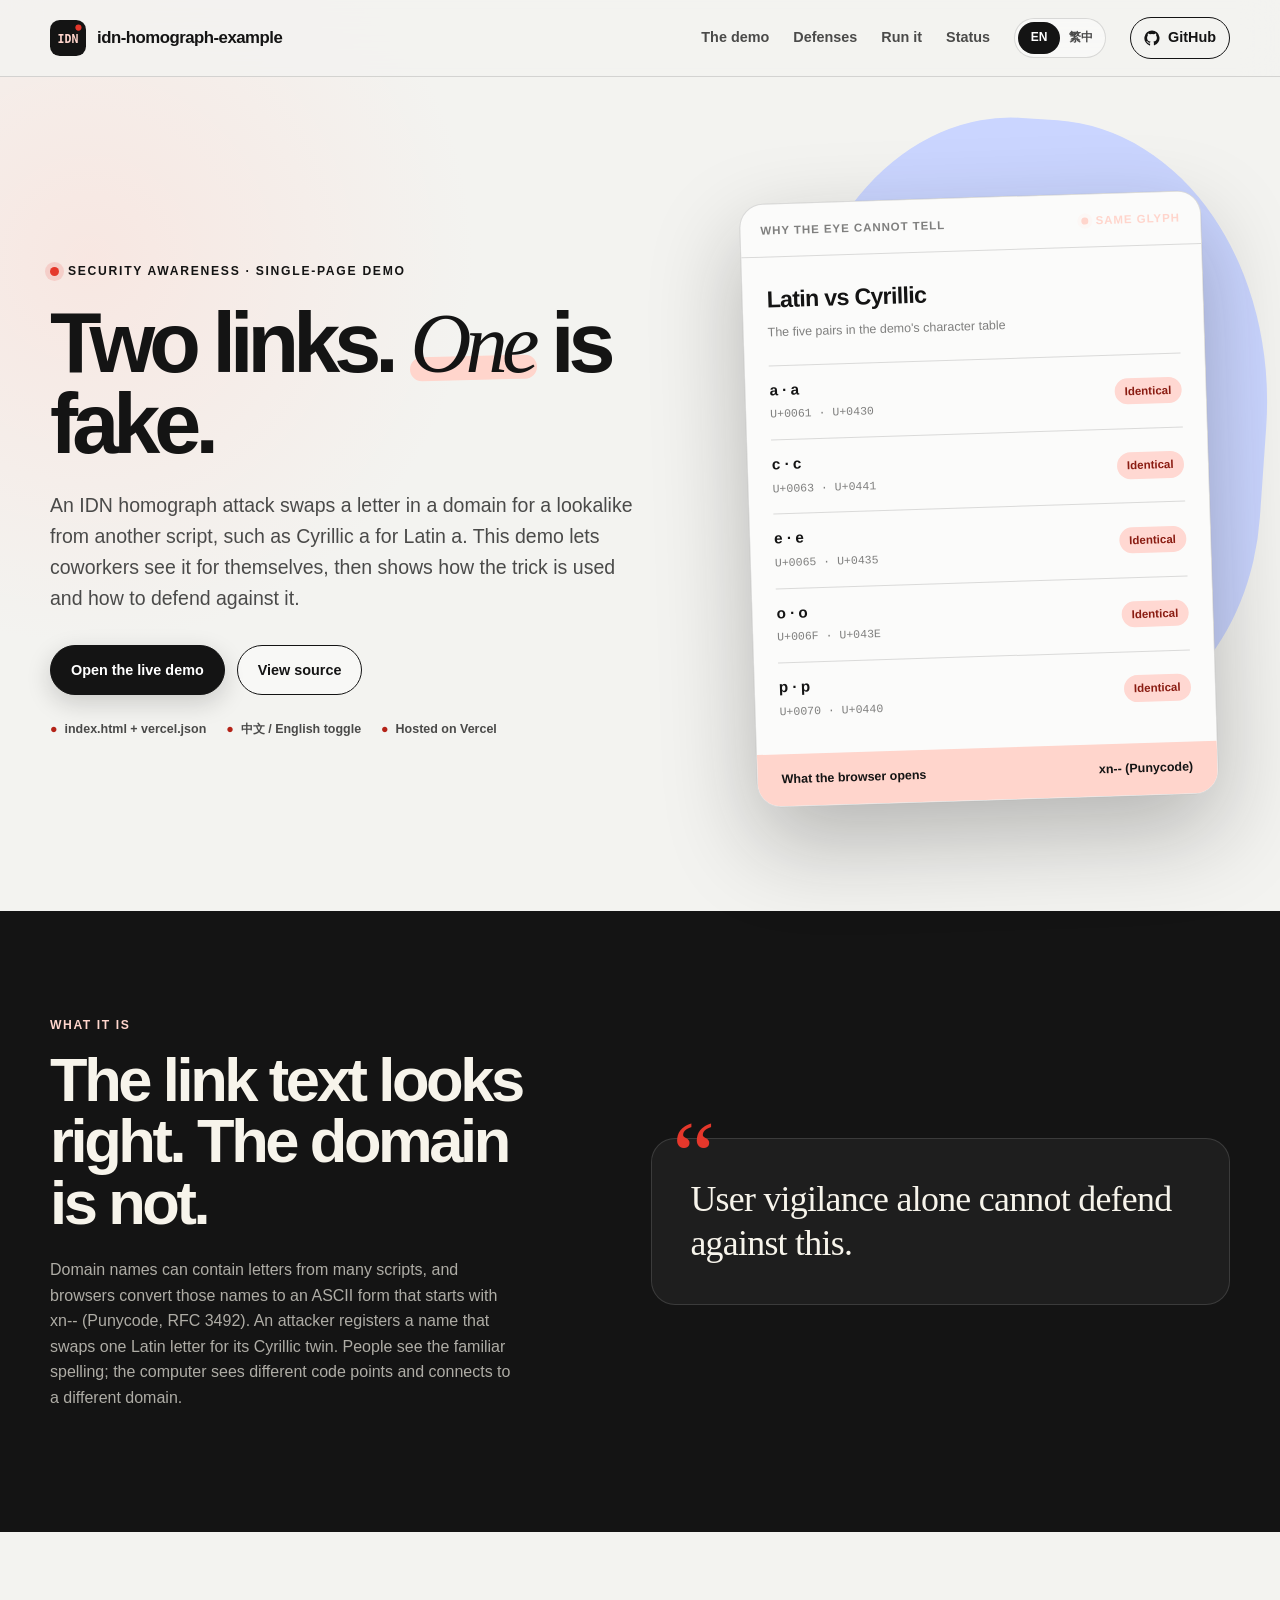
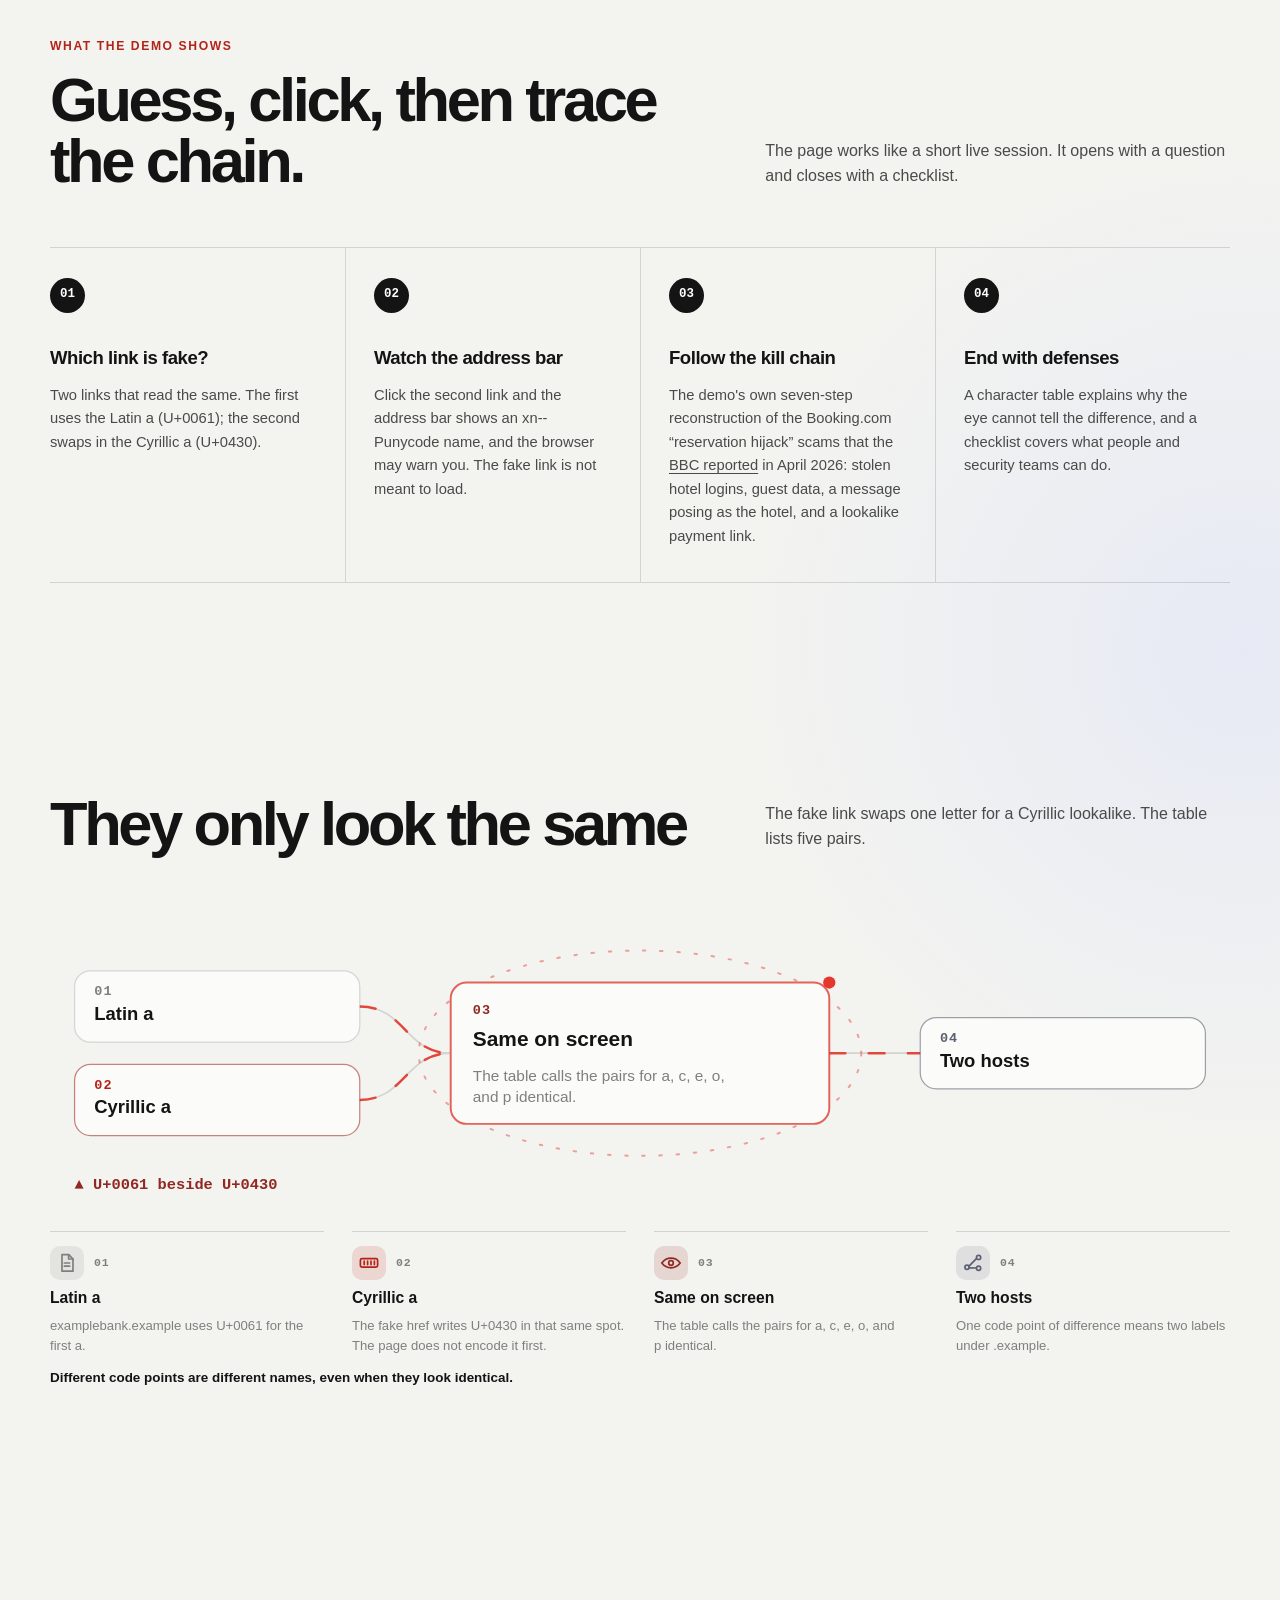
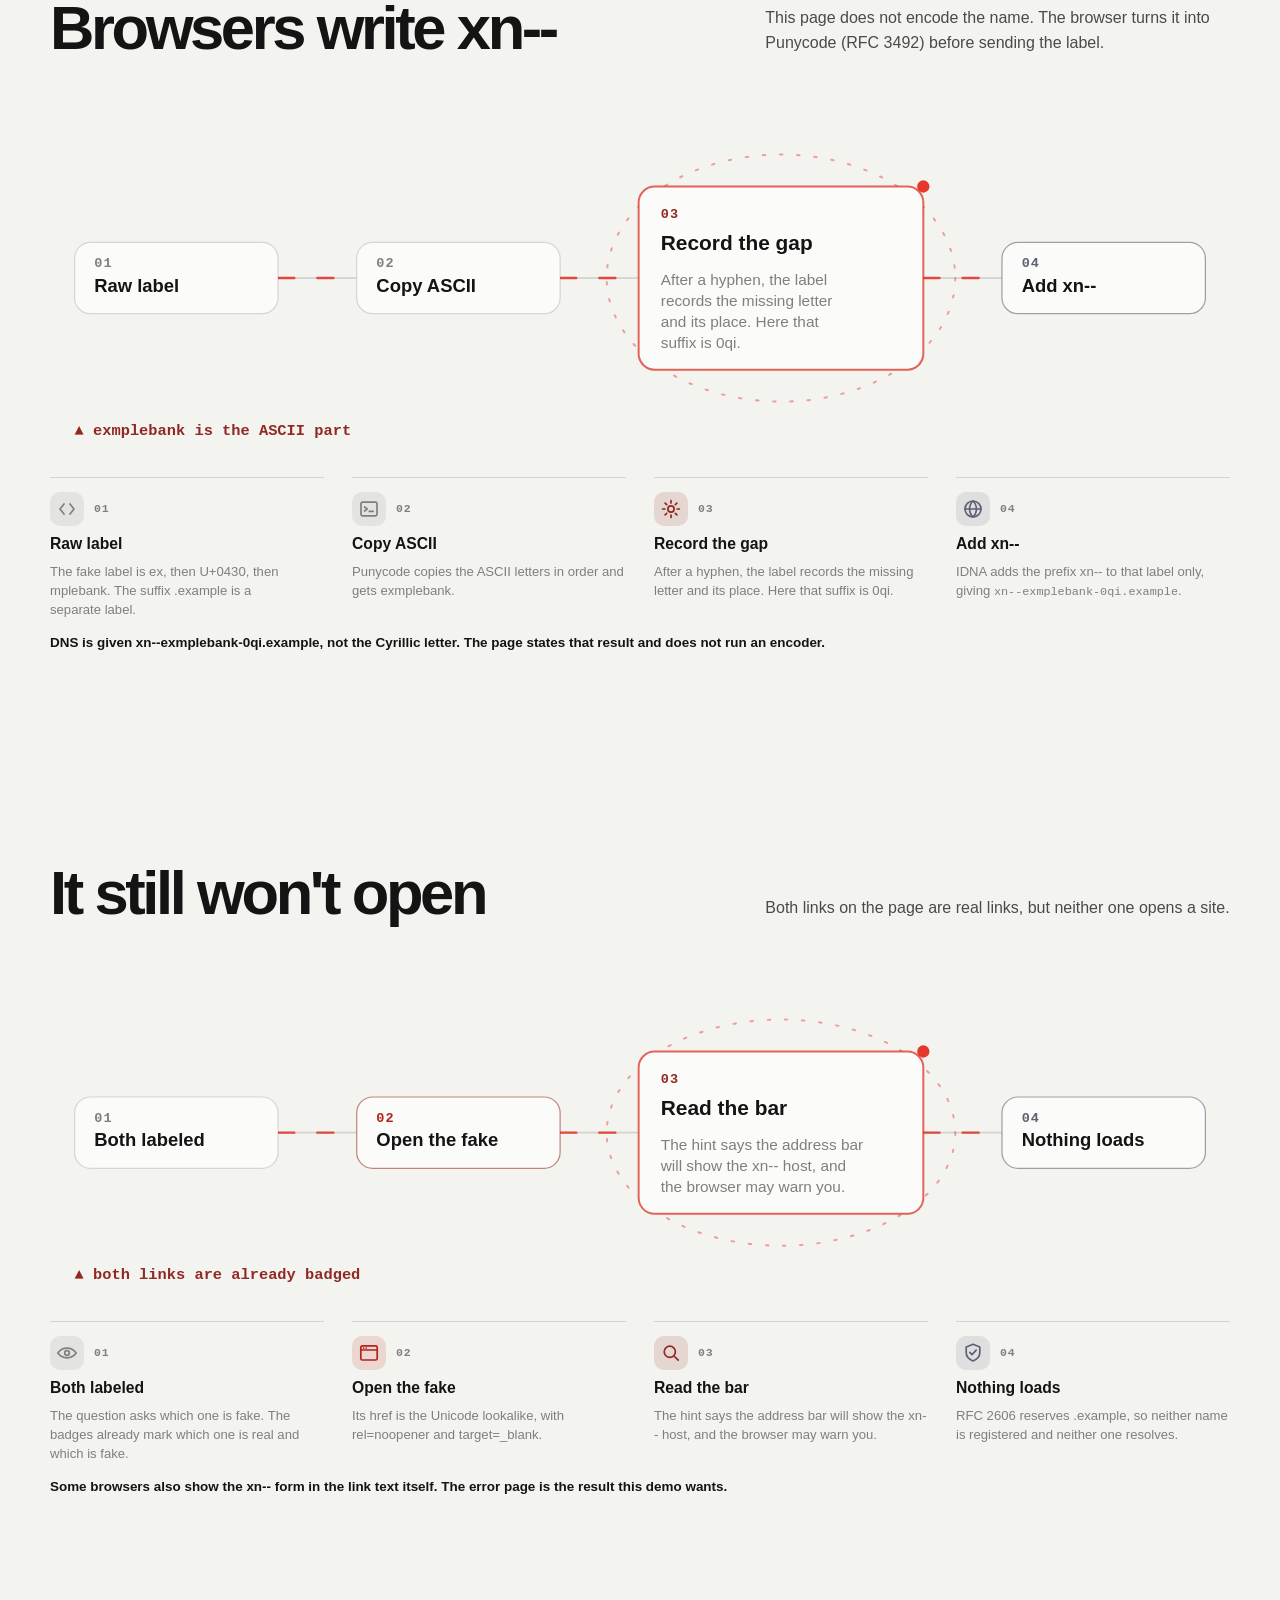
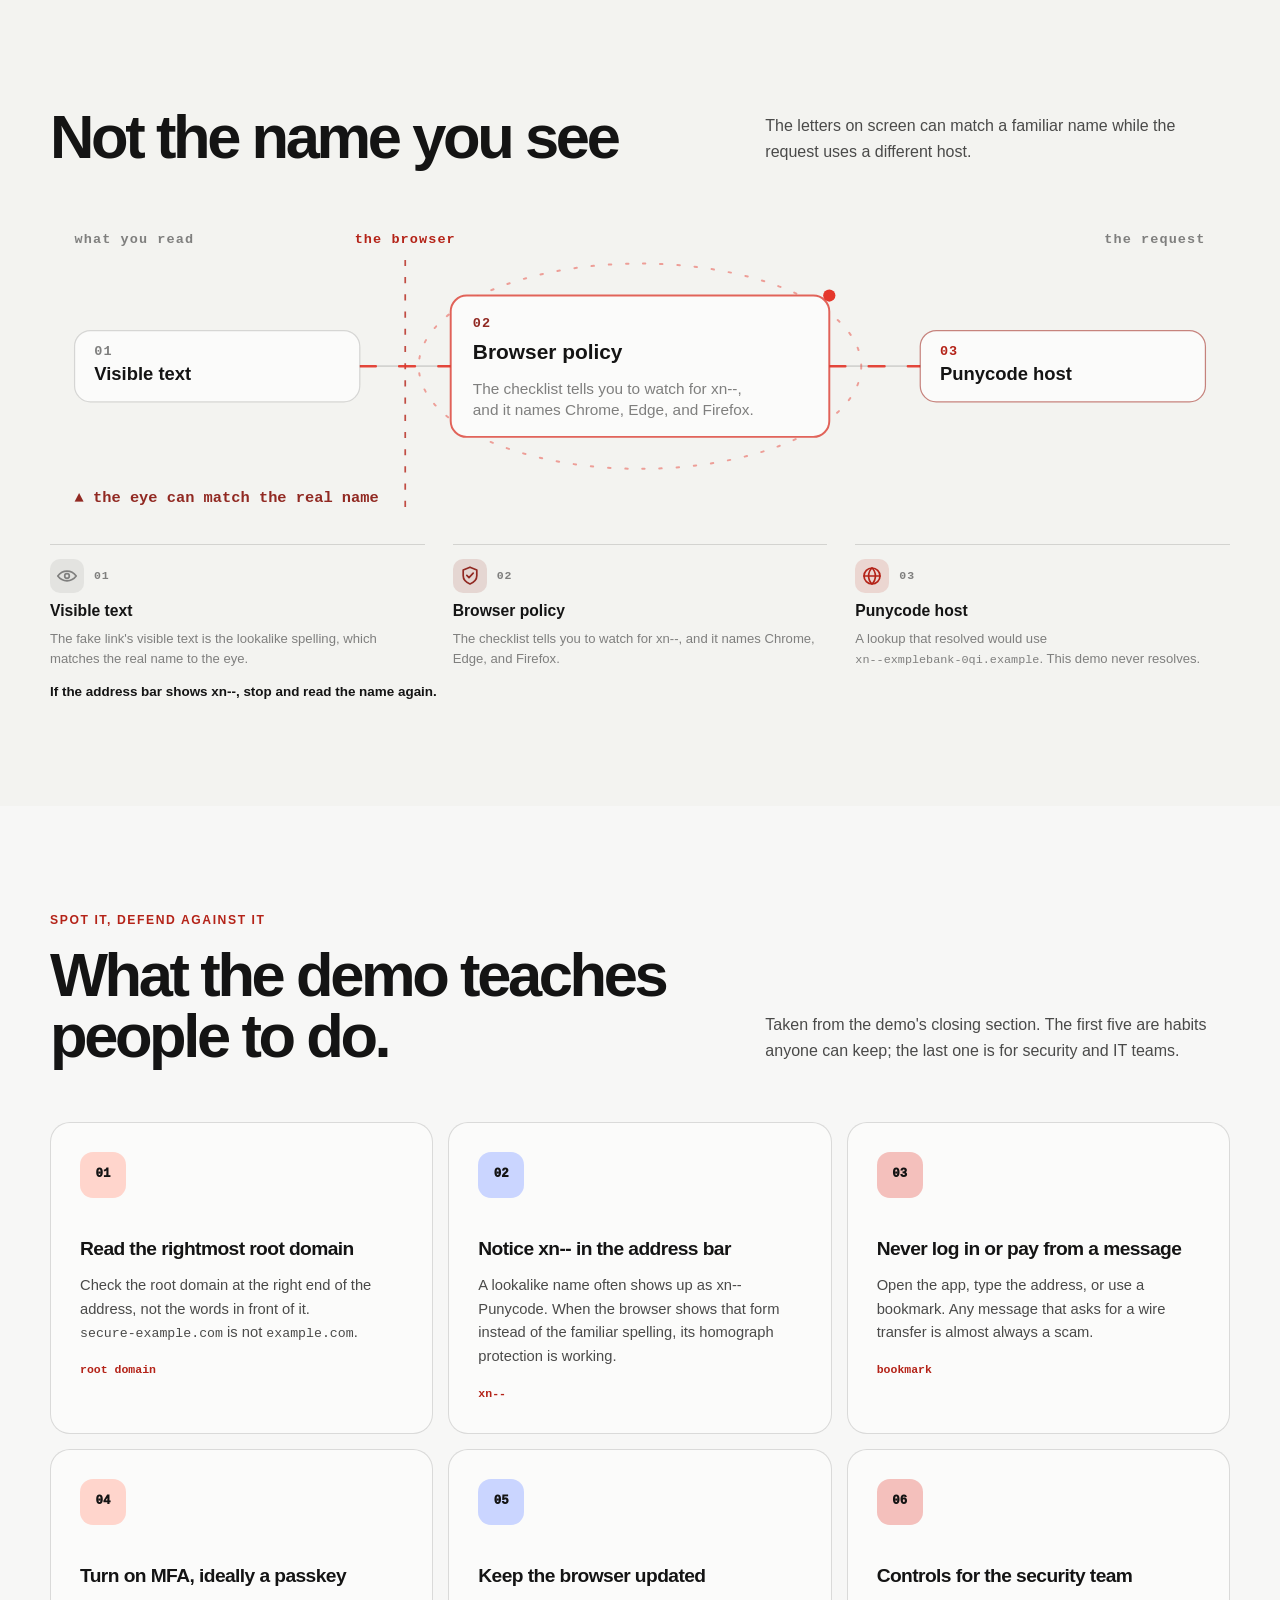
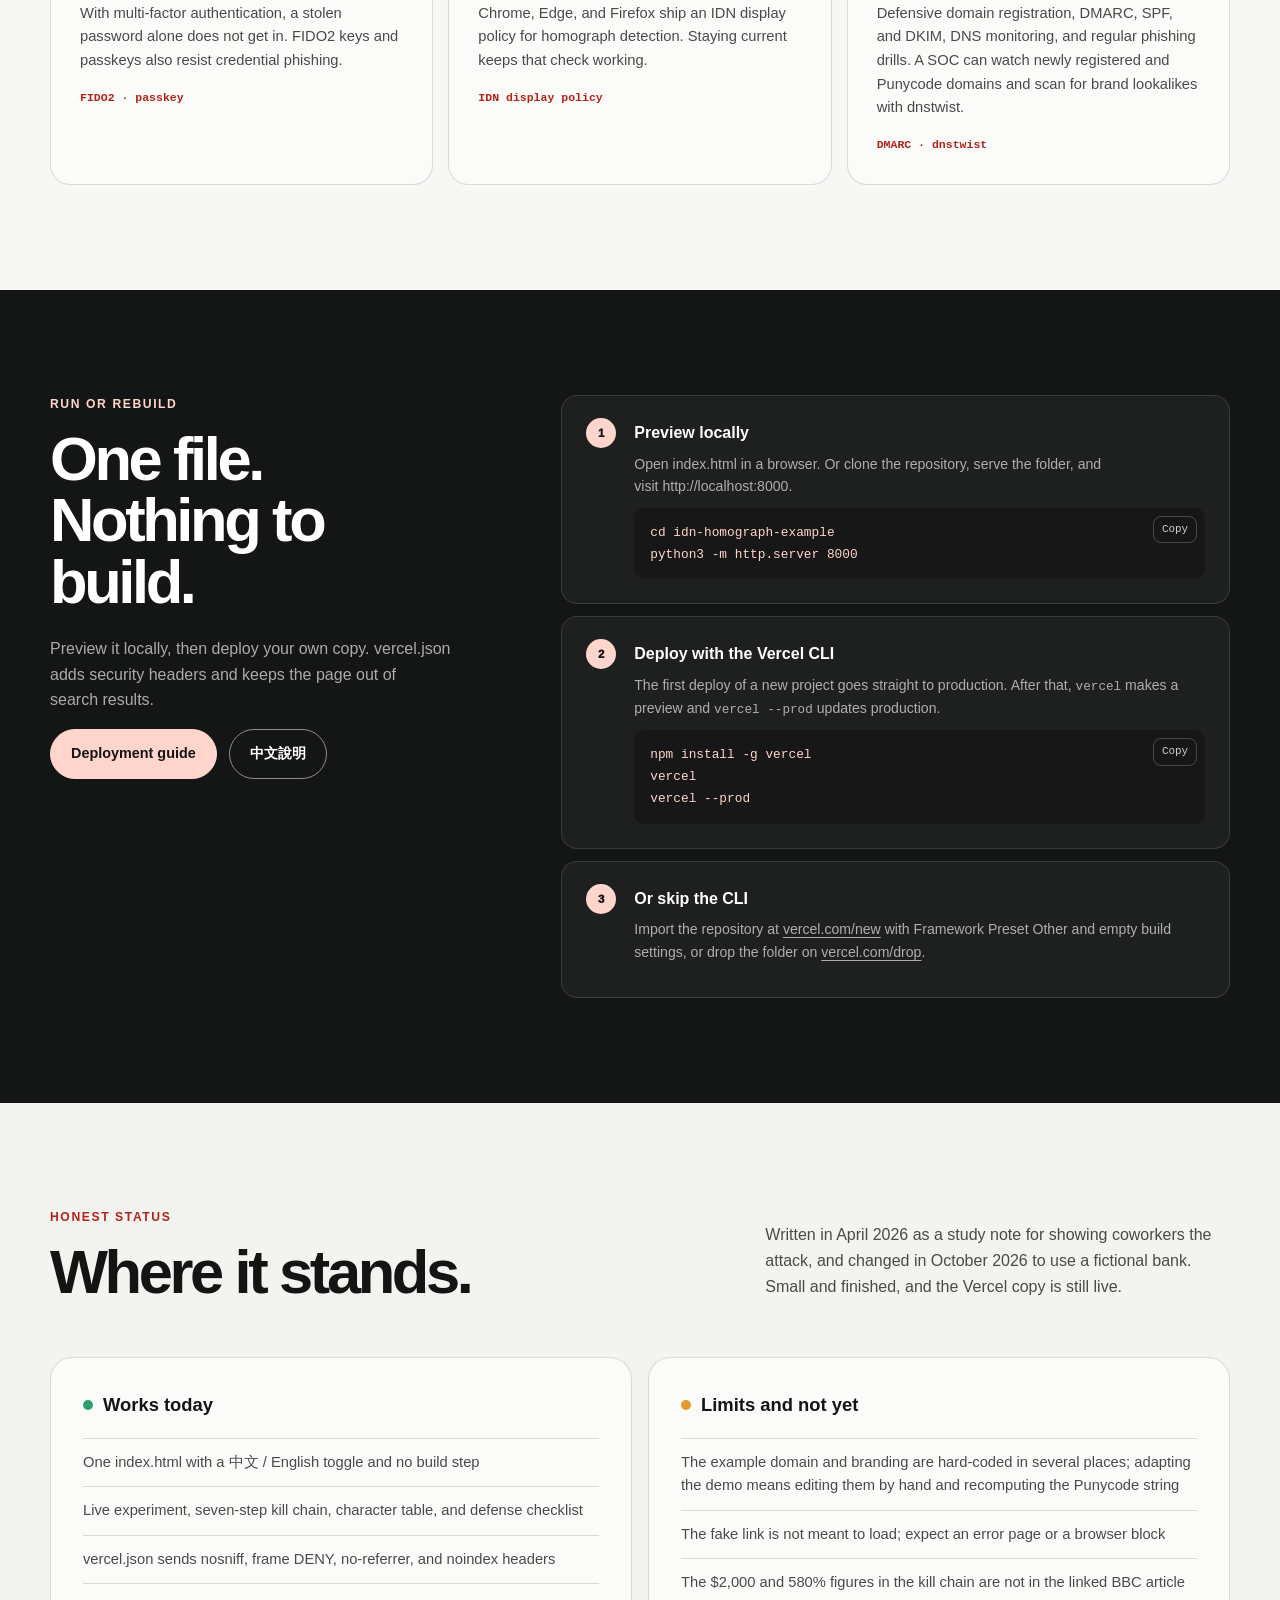
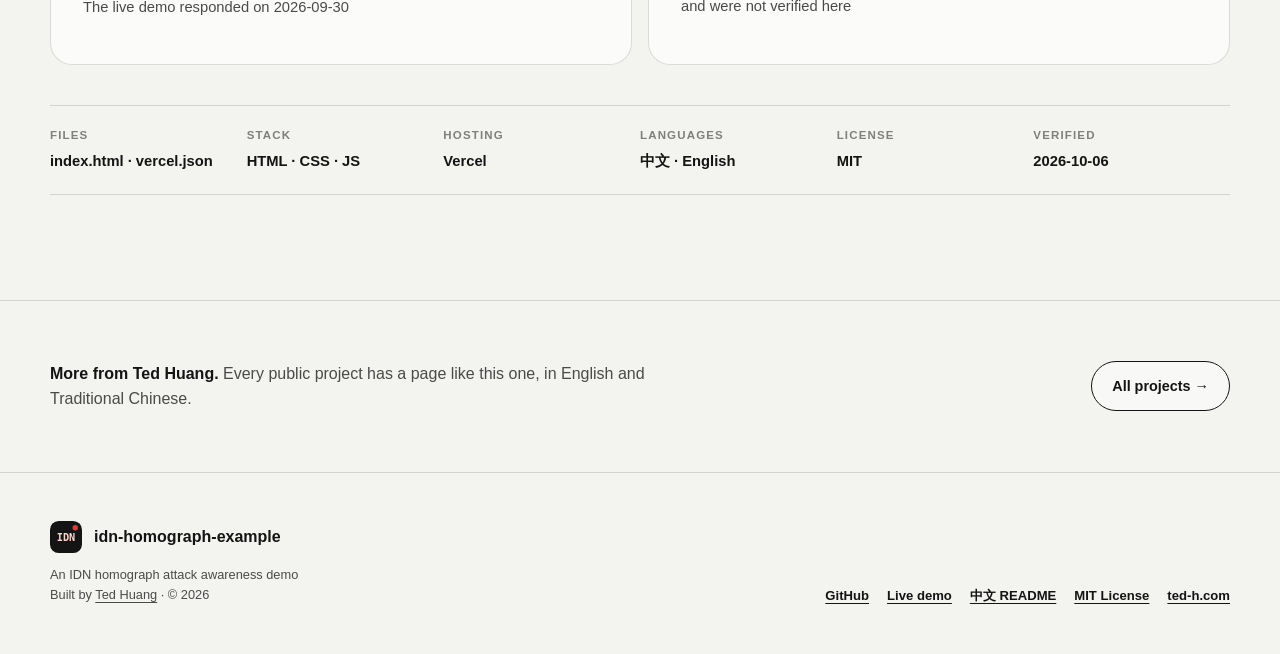
<file: site/index.html>
<!doctype html>
<!-- Generated from site/page.json by the project-page kit (https://github.com/teddashh/teddashh.github.io/tree/main/kit). Edit page.json, then re-render. -->
<html lang="en" data-lang="en" data-title-en="idn-homograph-example · An IDN homograph attack awareness demo" data-title-zh="idn-homograph-example · IDN 同形異義字攻擊的教學 demo" data-desc-en="A single-page, bilingual demo that shows how a Cyrillic letter can pass for a Latin one in a link, what the browser really opens, and how to defend against it." data-desc-zh="單頁、中英雙語的教學 demo：示範一個西里爾字母如何在連結裡冒充拉丁字母、瀏覽器實際連到哪裡，以及該怎麼防。">
<head>
<meta charset="utf-8">
<meta name="viewport" content="width=device-width, initial-scale=1">
<meta http-equiv="Content-Security-Policy" content="default-src 'none'; style-src 'self'; script-src 'self'; img-src 'self' data:; connect-src 'none'; base-uri 'none'; form-action 'none'">
<meta name="theme-color" content="#141414">
<title>idn-homograph-example · An IDN homograph attack awareness demo</title>
<meta name="description" content="A single-page, bilingual demo that shows how a Cyrillic letter can pass for a Latin one in a link, what the browser really opens, and how to defend against it.">
<link rel="canonical" href="https://teddashh.github.io/idn-homograph-example/">
<link rel="alternate" hreflang="en" href="https://teddashh.github.io/idn-homograph-example/">
<link rel="alternate" hreflang="zh-Hant" href="https://teddashh.github.io/idn-homograph-example/?lang=zh-TW">
<link rel="alternate" hreflang="x-default" href="https://teddashh.github.io/idn-homograph-example/">
<meta property="og:type" content="website">
<meta property="og:title" content="idn-homograph-example · An IDN homograph attack awareness demo">
<meta property="og:description" content="A single-page, bilingual demo that shows how a Cyrillic letter can pass for a Latin one in a link, what the browser really opens, and how to defend against it.">
<meta property="og:url" content="https://teddashh.github.io/idn-homograph-example/">
<meta name="twitter:card" content="summary">
<link rel="icon" href="favicon.svg" type="image/svg+xml">
<link rel="stylesheet" href="styles.css">
<script src="lang.js"></script>
<script src="app.js" defer></script>
<link rel="stylesheet" href="flow.css">
<script src="flow.js" defer></script>
<script type="application/ld+json">{"@context": "https://schema.org", "@type": "SoftwareSourceCode", "name": "idn-homograph-example", "codeRepository": "https://github.com/teddashh/idn-homograph-example", "description": "A single-page, bilingual demo that shows how a Cyrillic letter can pass for a Latin one in a link, what the browser really opens, and how to defend against it.", "author": {"@type": "Person", "name": "Ted Huang", "url": "https://www.ted-h.com"}, "url": "https://teddashh.github.io/idn-homograph-example/", "programmingLanguage": "HTML", "license": "https://spdx.org/licenses/MIT.html"}</script>
</head>
<body>
<a class="skip-link" href="#main"><span class="lang-en">Skip to content</span><span class="lang-zh" lang="zh-Hant">跳到主要內容</span></a>
<header class="site-header"><div class="header-inner">
<a class="brand" href="#top"><img src="logo.svg" alt="" width="36" height="36"><span>idn-homograph-example</span></a>
<button class="menu-button" type="button" aria-expanded="false" aria-controls="site-navigation"><span class="lang-en">Menu</span><span class="lang-zh" lang="zh-Hant">選單</span></button>
<nav class="site-nav" id="site-navigation" aria-label="Primary">
<a href="#how"><span class="lang-en">The demo</span><span class="lang-zh" lang="zh-Hant">Demo 內容</span></a><a href="#features"><span class="lang-en">Defenses</span><span class="lang-zh" lang="zh-Hant">怎麼防</span></a><a href="#start"><span class="lang-en">Run it</span><span class="lang-zh" lang="zh-Hant">執行</span></a><a href="#status"><span class="lang-en">Status</span><span class="lang-zh" lang="zh-Hant">目前狀態</span></a>
<div class="language-switch" role="group" aria-label="Language / 語言"><button type="button" data-language="en" aria-pressed="true">EN</button><button type="button" data-language="zh" aria-pressed="false">繁中</button></div>
<a class="github-link" href="https://github.com/teddashh/idn-homograph-example"><svg viewBox="0 0 24 24" aria-hidden="true"><path fill="currentColor" d="M12 .7a11.5 11.5 0 0 0-3.64 22.4c.58.1.79-.25.79-.56v-2.24c-3.22.7-3.9-1.37-3.9-1.37-.52-1.34-1.28-1.7-1.28-1.7-1.05-.72.08-.7.08-.7 1.16.08 1.77 1.19 1.77 1.19 1.03 1.77 2.7 1.26 3.36 .96 .1-.75.4-1.26.73-1.55-2.57-.29-5.28-1.29-5.28-5.69 0-1.26.45-2.28 1.19-3.09-.12-.29-.52-1.46.11-3.05 0 0 .97-.31 3.16 1.18a10.96 10.96 0 0 1 5.76 0c2.2-1.49 3.16-1.18 3.16-1.18.63 1.59.23 2.76.11 3.05 .74 .81 1.19 1.83 1.19 3.09 0 4.42-2.72 5.39-5.3 5.68 .42 .36.79 1.07.79 2.16v3.21c0 .31.21 .67 .8.56A11.5 11.5 0 0 0 12 .7Z"/></svg><span>GitHub</span></a>
</nav>
</div></header>
<main id="main">
<section class="hero" id="top"><div class="hero-copy"><div class="eyebrow"><span class="lang-en">Security awareness · Single-page demo</span><span class="lang-zh" lang="zh-Hant">資安宣導 · 單頁 demo</span></div><h1 class="lang-en">Two links. <em>One</em> is fake.</h1><h1 class="lang-zh" lang="zh-Hant">兩個連結，<em>一個</em>是假的。</h1><p class="lang-en">An IDN homograph attack swaps a letter in a domain for a lookalike from another script, such as Cyrillic а for Latin a. This demo lets coworkers see it for themselves, then shows how the trick is used and how to defend against it.</p><p class="lang-zh" lang="zh-Hant">IDN 同形異義字攻擊，是把網域裡的字母換成其他文字裡長得一模一樣的字母，例如用西里爾字母 а 取代拉丁字母 a。這個 demo 讓同事親眼看一次，再說明攻擊者怎麼利用、又該怎麼防。</p><div class="button-row"><a class="button button-primary" href="https://project-9ogsa.vercel.app"><span class="lang-en">Open the live demo</span><span class="lang-zh" lang="zh-Hant">開啟線上 demo</span></a><a class="button button-secondary" href="https://github.com/teddashh/idn-homograph-example"><span class="lang-en">View source</span><span class="lang-zh" lang="zh-Hant">查看原始碼</span></a></div><div class="hero-notes"><span>index.html + vercel.json</span><span class="lang-en">中文 / English toggle</span><span class="lang-zh" lang="zh-Hant">中文 / English 切換</span><span class="lang-en">Hosted on Vercel</span><span class="lang-zh" lang="zh-Hant">部署在 Vercel</span></div></div><div class="visual-wrap"><div class="panel is-light"><div class="panel-top"><span><span class="lang-en">Why the eye cannot tell</span><span class="lang-zh" lang="zh-Hant">為什麼肉眼看不出來</span></span><span class="live-dot"><span class="lang-en">Same glyph</span><span class="lang-zh" lang="zh-Hant">同一個字形</span></span></div><div class="panel-body"><div class="lang-en report-title">Latin vs Cyrillic</div><div class="lang-zh report-title" lang="zh-Hant">拉丁字母 vs 西里爾字母</div><div class="panel-meta"><span class="lang-en">The five pairs in the demo&#x27;s character table</span><span class="lang-zh" lang="zh-Hant">demo 字元對照表裡的五組字母</span></div><div class="report-row"><span><strong>a  ·  а</strong><small>U+0061 · U+0430</small></span><span class="pill pill-critical"><span class="lang-en">Identical</span><span class="lang-zh" lang="zh-Hant">一模一樣</span></span></div><div class="report-row"><span><strong>c  ·  с</strong><small>U+0063 · U+0441</small></span><span class="pill pill-critical"><span class="lang-en">Identical</span><span class="lang-zh" lang="zh-Hant">一模一樣</span></span></div><div class="report-row"><span><strong>e  ·  е</strong><small>U+0065 · U+0435</small></span><span class="pill pill-critical"><span class="lang-en">Identical</span><span class="lang-zh" lang="zh-Hant">一模一樣</span></span></div><div class="report-row"><span><strong>o  ·  о</strong><small>U+006F · U+043E</small></span><span class="pill pill-critical"><span class="lang-en">Identical</span><span class="lang-zh" lang="zh-Hant">一模一樣</span></span></div><div class="report-row"><span><strong>p  ·  р</strong><small>U+0070 · U+0440</small></span><span class="pill pill-critical"><span class="lang-en">Identical</span><span class="lang-zh" lang="zh-Hant">一模一樣</span></span></div><div class="panel-footer"><span><span class="lang-en">What the browser opens</span><span class="lang-zh" lang="zh-Hant">瀏覽器實際連到</span></span><span><span>xn-- (Punycode)</span></span></div></div></div></div></section>
<section class="band"><div class="section problem-grid"><div><div class="section-kicker"><span class="lang-en">What it is</span><span class="lang-zh" lang="zh-Hant">這是什麼攻擊</span></div><h2 class="lang-en">The link text looks right. The domain is not.</h2><h2 class="lang-zh" lang="zh-Hant">看起來一樣，網域卻不同。</h2><p class="lang-en">Domain names can contain letters from many scripts, and browsers convert those names to an ASCII form that starts with xn-- (Punycode, RFC 3492). An attacker registers a name that swaps one Latin letter for its Cyrillic twin. People see the familiar spelling; the computer sees different code points and connects to a different domain.</p><p class="lang-zh" lang="zh-Hant">網域名稱可以包含各種文字的字母，瀏覽器會把這類名稱轉成以 xn-- 開頭的 ASCII 形式（Punycode，RFC 3492）。攻擊者註冊一個把某個拉丁字母換成西里爾「雙胞胎」的網域：人眼看到的是熟悉的拼法，電腦看到的卻是不同的碼位，連到的也是另一個網域。</p></div><blockquote class="lang-en quote">User vigilance alone cannot defend against this.</blockquote><blockquote class="lang-zh quote" lang="zh-Hant">單純靠使用者警覺，幾乎不可能防禦。</blockquote></div></section>
<section class="section" id="how"><div class="section-heading "><div><div class="section-kicker"><span class="lang-en">What the demo shows</span><span class="lang-zh" lang="zh-Hant">Demo 在教什麼</span></div><h2 class="lang-en">Guess, click, then trace the chain.</h2><h2 class="lang-zh" lang="zh-Hant">先猜，再點，最後看完整條攻擊鏈。</h2></div><p class="lang-en">The page works like a short live session. It opens with a question and closes with a checklist.</p><p class="lang-zh" lang="zh-Hant">整個頁面就像一堂簡短的現場課：從一個問題開始，用一份清單收尾。</p></div><div class="flow-grid n4"><article class="flow-card"><div class="flow-number">01</div><h3 class="lang-en">Which link is fake?</h3><h3 class="lang-zh" lang="zh-Hant">哪個連結是假的？</h3><p class="lang-en">Two links that read the same. The first uses the Latin a (U+0061); the second swaps in the Cyrillic а (U+0430).</p><p class="lang-zh" lang="zh-Hant">兩個看起來一樣的連結。第一個用的是拉丁字母 a（U+0061），第二個換成了西里爾字母 а（U+0430）。</p></article><article class="flow-card"><div class="flow-number">02</div><h3 class="lang-en">Watch the address bar</h3><h3 class="lang-zh" lang="zh-Hant">點下去看網址列</h3><p class="lang-en">Click the second link and the address bar shows an xn-- Punycode name, and the browser may warn you. The fake link is not meant to load.</p><p class="lang-zh" lang="zh-Hant">點第二個連結，網址列會出現 xn-- 開頭的 Punycode 名稱，瀏覽器也可能跳出警告。假連結本來就不會正常開啟。</p></article><article class="flow-card"><div class="flow-number">03</div><h3 class="lang-en">Follow the kill chain</h3><h3 class="lang-zh" lang="zh-Hant">走一遍攻擊鏈</h3><p class="lang-en">The demo&#x27;s own seven-step reconstruction of the Booking.com “reservation hijack” scams that the <a href="https://www.bbc.com/news/articles/cly00jnnxypo">BBC reported</a> in April 2026: stolen hotel logins, guest data, a message posing as the hotel, and a lookalike payment link.</p><p class="lang-zh" lang="zh-Hant">demo 自己整理的七步攻擊鏈，對應 <a href="https://www.bbc.com/news/articles/cly00jnnxypo">BBC 在 2026 年 4 月報導</a>的 Booking.com「訂房劫持」詐騙：飯店後台帳密被偷、房客資料外流、有人冒充飯店傳訊息，最後附上一個仿冒的付款連結。</p></article><article class="flow-card"><div class="flow-number">04</div><h3 class="lang-en">End with defenses</h3><h3 class="lang-zh" lang="zh-Hant">最後談防禦</h3><p class="lang-en">A character table explains why the eye cannot tell the difference, and a checklist covers what people and security teams can do.</p><p class="lang-zh" lang="zh-Hant">用字元對照表說明為什麼肉眼分不出來，再用一份清單整理個人與資安團隊各自能做的事。</p></article></div></section>
<section class="section" id="lookalike"><div class="section-heading "><div><h2 class="lang-en">They only look the same</h2><h2 class="lang-zh" lang="zh-Hant">長得一樣，不是同一個字</h2></div><p class="lang-en">The fake link swaps one letter for a Cyrillic lookalike. The table lists five pairs.</p><p class="lang-zh" lang="zh-Hant">假連結把一個字母換成西里爾字母的形近字。對照表列了五組。</p></div><figure class="fd lang-en" data-fd="{&quot;columns&quot;:[[0,1],[2],[3]],&quot;core&quot;:2}"><ol class="fd-legend"><li class="fd-node" data-step="0" data-tone="neutral" data-icon="doc"><span class="fd-head"><span class="fd-chip"></span><span class="fd-step" aria-hidden="true">01</span></span><p class="fd-title">Latin a</p><p class="fd-note">examplebank.example uses U+0061 for the first a.</p><span class="fd-link" aria-hidden="true"></span></li><li class="fd-node" data-step="1" data-tone="warn" data-icon="mask"><span class="fd-head"><span class="fd-chip"></span><span class="fd-step" aria-hidden="true">02</span></span><p class="fd-title">Cyrillic a</p><p class="fd-note">The fake href writes U+0430 in that same spot. The page does not encode it first.</p><span class="fd-link" aria-hidden="true"></span></li><li class="fd-node" data-step="2" data-tone="accent" data-icon="eye"><span class="fd-head"><span class="fd-chip"></span><span class="fd-step" aria-hidden="true">03</span></span><p class="fd-title">Same on screen</p><p class="fd-note">The table calls the pairs for a, c, e, o, and p identical.</p><span class="fd-link" aria-hidden="true"></span></li><li class="fd-node" data-step="3" data-tone="info" data-icon="route"><span class="fd-head"><span class="fd-chip"></span><span class="fd-step" aria-hidden="true">04</span></span><p class="fd-title">Two hosts</p><p class="fd-note">One code point of difference means two labels under .example.</p></li></ol><ul class="fd-ticks"><li>U+0061 beside U+0430</li><li>five pairs in the table</li><li>two labels, not one</li></ul><figcaption>Different code points are different names, even when they look identical.</figcaption></figure><figure class="fd lang-zh" lang="zh-Hant" data-fd="{&quot;columns&quot;:[[0,1],[2],[3]],&quot;core&quot;:2}"><ol class="fd-legend"><li class="fd-node" data-step="0" data-tone="neutral" data-icon="doc"><span class="fd-head"><span class="fd-chip"></span><span class="fd-step" aria-hidden="true">01</span></span><p class="fd-title">拉丁的 a</p><p class="fd-note">examplebank.example 裡第一個 a，是 U+0061。</p><span class="fd-link" aria-hidden="true"></span></li><li class="fd-node" data-step="1" data-tone="warn" data-icon="mask"><span class="fd-head"><span class="fd-chip"></span><span class="fd-step" aria-hidden="true">02</span></span><p class="fd-title">西里爾的 a</p><p class="fd-note">假連結的 href 在同一個位置直接寫 U+0430。頁面沒有先編碼。</p><span class="fd-link" aria-hidden="true"></span></li><li class="fd-node" data-step="2" data-tone="accent" data-icon="eye"><span class="fd-head"><span class="fd-chip"></span><span class="fd-step" aria-hidden="true">03</span></span><p class="fd-title">螢幕上看一樣</p><p class="fd-note">對照表把 a、c、e、o、p 這五組都標成一模一樣。</p><span class="fd-link" aria-hidden="true"></span></li><li class="fd-node" data-step="3" data-tone="info" data-icon="route"><span class="fd-head"><span class="fd-chip"></span><span class="fd-step" aria-hidden="true">04</span></span><p class="fd-title">兩個主機名稱</p><p class="fd-note">差一個碼位，就是 .example 底下兩個不同的名稱。</p></li></ol><ul class="fd-ticks"><li>U+0061 旁邊是 U+0430</li><li>表上一共五組</li><li>是兩個名稱</li></ul><figcaption>碼位不同就是不同的名稱，就算看起來一樣。</figcaption></figure></section>
<section class="section" id="punycode"><div class="section-heading "><div><h2 class="lang-en">Browsers write xn--</h2><h2 class="lang-zh" lang="zh-Hant">瀏覽器才寫 xn--</h2></div><p class="lang-en">This page does not encode the name. The browser turns it into Punycode (RFC 3492) before sending the label.</p><p class="lang-zh" lang="zh-Hant">頁面自己不會編碼。送出前，瀏覽器才把它轉成 Punycode（RFC 3492）。</p></div><figure class="fd lang-en" data-fd="{&quot;columns&quot;:[[0],[1],[2],[3]],&quot;core&quot;:2}"><ol class="fd-legend"><li class="fd-node" data-step="0" data-tone="neutral" data-icon="code"><span class="fd-head"><span class="fd-chip"></span><span class="fd-step" aria-hidden="true">01</span></span><p class="fd-title">Raw label</p><p class="fd-note">The fake label is ex, then U+0430, then mplebank. The suffix .example is a separate label.</p><span class="fd-link" aria-hidden="true"></span></li><li class="fd-node" data-step="1" data-tone="neutral" data-icon="terminal"><span class="fd-head"><span class="fd-chip"></span><span class="fd-step" aria-hidden="true">02</span></span><p class="fd-title">Copy ASCII</p><p class="fd-note">Punycode copies the ASCII letters in order and gets exmplebank.</p><span class="fd-link" aria-hidden="true"></span></li><li class="fd-node" data-step="2" data-tone="accent" data-icon="gear"><span class="fd-head"><span class="fd-chip"></span><span class="fd-step" aria-hidden="true">03</span></span><p class="fd-title">Record the gap</p><p class="fd-note">After a hyphen, the label records the missing letter and its place. Here that suffix is 0qi.</p><span class="fd-link" aria-hidden="true"></span></li><li class="fd-node" data-step="3" data-tone="info" data-icon="globe"><span class="fd-head"><span class="fd-chip"></span><span class="fd-step" aria-hidden="true">04</span></span><p class="fd-title">Add xn--</p><p class="fd-note">IDNA adds the prefix xn-- to that label only, giving <code class="nowrap">xn--exmplebank-0qi.example</code>.</p></li></ol><ul class="fd-ticks"><li>exmplebank is the ASCII part</li><li>the gap code is 0qi</li><li>only that label gets xn--</li></ul><figcaption>DNS is given xn--exmplebank-0qi.example, not the Cyrillic letter. The page states that result and does not run an encoder.</figcaption></figure><figure class="fd lang-zh" lang="zh-Hant" data-fd="{&quot;columns&quot;:[[0],[1],[2],[3]],&quot;core&quot;:2}"><ol class="fd-legend"><li class="fd-node" data-step="0" data-tone="neutral" data-icon="code"><span class="fd-head"><span class="fd-chip"></span><span class="fd-step" aria-hidden="true">01</span></span><p class="fd-title">原本的標籤</p><p class="fd-note">假標籤是 ex、接著 U+0430、再來 mplebank。後綴 .example 是另一段。</p><span class="fd-link" aria-hidden="true"></span></li><li class="fd-node" data-step="1" data-tone="neutral" data-icon="terminal"><span class="fd-head"><span class="fd-chip"></span><span class="fd-step" aria-hidden="true">02</span></span><p class="fd-title">先留 ASCII</p><p class="fd-note">Punycode 依序抄下 ASCII 字母，得到 exmplebank。</p><span class="fd-link" aria-hidden="true"></span></li><li class="fd-node" data-step="2" data-tone="accent" data-icon="gear"><span class="fd-head"><span class="fd-chip"></span><span class="fd-step" aria-hidden="true">03</span></span><p class="fd-title">記下缺的字</p><p class="fd-note">連字號後面記下被拿掉的字和位置。這個名稱的後綴是 0qi。</p><span class="fd-link" aria-hidden="true"></span></li><li class="fd-node" data-step="3" data-tone="info" data-icon="globe"><span class="fd-head"><span class="fd-chip"></span><span class="fd-step" aria-hidden="true">04</span></span><p class="fd-title">補上 xn--</p><p class="fd-note">IDNA 只在這段前面加 xn--，變成 <code class="nowrap">xn--exmplebank-0qi.example</code> 這個主機名稱。</p></li></ol><ul class="fd-ticks"><li>exmplebank 是 ASCII 那段</li><li>缺字的碼是 0qi</li><li>只有這段加上 xn--</li></ul><figcaption>送給 DNS 的是 xn--exmplebank-0qi.example，不是那個西里爾字母。頁面只寫出這個結果，自己沒有編碼器。</figcaption></figure></section>
<section class="section" id="demo-click"><div class="section-heading "><div><h2 class="lang-en">It still won&#x27;t open</h2><h2 class="lang-zh" lang="zh-Hant">點了也打不開</h2></div><p class="lang-en">Both links on the page are real links, but neither one opens a site.</p><p class="lang-zh" lang="zh-Hant">頁面上兩個都是真的連結，但點了都不會打開任何網站。</p></div><figure class="fd lang-en" data-fd="{&quot;columns&quot;:[[0],[1],[2],[3]],&quot;core&quot;:2}"><ol class="fd-legend"><li class="fd-node" data-step="0" data-tone="neutral" data-icon="eye"><span class="fd-head"><span class="fd-chip"></span><span class="fd-step" aria-hidden="true">01</span></span><p class="fd-title">Both labeled</p><p class="fd-note">The question asks which one is fake. The badges already mark which one is real and which is fake.</p><span class="fd-link" aria-hidden="true"></span></li><li class="fd-node" data-step="1" data-tone="warn" data-icon="window"><span class="fd-head"><span class="fd-chip"></span><span class="fd-step" aria-hidden="true">02</span></span><p class="fd-title">Open the fake</p><p class="fd-note">Its href is the Unicode lookalike, with rel=noopener and target=_blank.</p><span class="fd-link" aria-hidden="true"></span></li><li class="fd-node" data-step="2" data-tone="accent" data-icon="search"><span class="fd-head"><span class="fd-chip"></span><span class="fd-step" aria-hidden="true">03</span></span><p class="fd-title">Read the bar</p><p class="fd-note">The hint says the address bar will show the xn-- host, and the browser may warn you.</p><span class="fd-link" aria-hidden="true"></span></li><li class="fd-node" data-step="3" data-tone="info" data-icon="shield"><span class="fd-head"><span class="fd-chip"></span><span class="fd-step" aria-hidden="true">04</span></span><p class="fd-title">Nothing loads</p><p class="fd-note">RFC 2606 reserves .example, so neither name is registered and neither one resolves.</p></li></ol><ul class="fd-ticks"><li>both links are already badged</li><li>the bar will show xn--</li><li>.example will not resolve</li></ul><figcaption>Some browsers also show the xn-- form in the link text itself. The error page is the result this demo wants.</figcaption></figure><figure class="fd lang-zh" lang="zh-Hant" data-fd="{&quot;columns&quot;:[[0],[1],[2],[3]],&quot;core&quot;:2}"><ol class="fd-legend"><li class="fd-node" data-step="0" data-tone="neutral" data-icon="eye"><span class="fd-head"><span class="fd-chip"></span><span class="fd-step" aria-hidden="true">01</span></span><p class="fd-title">兩個都標好</p><p class="fd-note">問題在問哪一個是假的。徽章已經標出哪個是真的、哪個是假的。</p><span class="fd-link" aria-hidden="true"></span></li><li class="fd-node" data-step="1" data-tone="warn" data-icon="window"><span class="fd-head"><span class="fd-chip"></span><span class="fd-step" aria-hidden="true">02</span></span><p class="fd-title">打開第二個</p><p class="fd-note">它的 href 是 Unicode 形近名稱，並帶 rel=noopener 和 target=_blank。</p><span class="fd-link" aria-hidden="true"></span></li><li class="fd-node" data-step="2" data-tone="accent" data-icon="search"><span class="fd-head"><span class="fd-chip"></span><span class="fd-step" aria-hidden="true">03</span></span><p class="fd-title">讀網址列</p><p class="fd-note">頁面說網址列會出現 xn-- 主機名稱，瀏覽器也可能跳出警告。</p><span class="fd-link" aria-hidden="true"></span></li><li class="fd-node" data-step="3" data-tone="info" data-icon="shield"><span class="fd-head"><span class="fd-chip"></span><span class="fd-step" aria-hidden="true">04</span></span><p class="fd-title">沒有網站</p><p class="fd-note">兩個名稱都在 .example。RFC 2606 保留這個網域，所以不能註冊，也不會解析。</p></li></ol><ul class="fd-ticks"><li>徽章兩邊都標了</li><li>網址列會出現 xn--</li><li>.example 解析不了</li></ul><figcaption>有些瀏覽器連連結文字都顯示 xn--。錯誤頁就是這個 demo 要你看到的結果。</figcaption></figure></section>
<section class="section" id="name-boundary"><div class="section-heading "><div><h2 class="lang-en">Not the name you see</h2><h2 class="lang-zh" lang="zh-Hant">看著像，主機不是</h2></div><p class="lang-en">The letters on screen can match a familiar name while the request uses a different host.</p><p class="lang-zh" lang="zh-Hant">螢幕上的字母可以像一個熟悉的名稱，請求用的卻是另一個主機。</p></div><figure class="fd lang-en" data-fd="{&quot;columns&quot;:[[0],[1],[2]],&quot;core&quot;:1,&quot;boundaryAfter&quot;:0}"><ol class="fd-legend"><li class="fd-node" data-step="0" data-tone="neutral" data-icon="eye"><span class="fd-head"><span class="fd-chip"></span><span class="fd-step" aria-hidden="true">01</span></span><p class="fd-title">Visible text</p><p class="fd-note">The fake link&#x27;s visible text is the lookalike spelling, which matches the real name to the eye.</p><span class="fd-link" aria-hidden="true"></span></li><li class="fd-node" data-step="1" data-tone="accent" data-icon="shield"><span class="fd-head"><span class="fd-chip"></span><span class="fd-step" aria-hidden="true">02</span></span><p class="fd-title">Browser policy</p><p class="fd-note">The checklist tells you to watch for xn--, and it names Chrome, Edge, and Firefox.</p><span class="fd-link" aria-hidden="true"></span></li><li class="fd-node" data-step="2" data-tone="warn" data-icon="globe"><span class="fd-head"><span class="fd-chip"></span><span class="fd-step" aria-hidden="true">03</span></span><p class="fd-title">Punycode host</p><p class="fd-note">A lookup that resolved would use <code class="nowrap">xn--exmplebank-0qi.example</code>. This demo never resolves.</p></li></ol><ul class="fd-ticks"><li>the eye can match the real name</li><li>watch the bar for xn--</li><li>the DNS name is different</li></ul><ul class="fd-zones"><li>what you read</li><li>the browser</li><li>the request</li></ul><figcaption>If the address bar shows xn--, stop and read the name again.</figcaption></figure><figure class="fd lang-zh" lang="zh-Hant" data-fd="{&quot;columns&quot;:[[0],[1],[2]],&quot;core&quot;:1,&quot;boundaryAfter&quot;:0}"><ol class="fd-legend"><li class="fd-node" data-step="0" data-tone="neutral" data-icon="eye"><span class="fd-head"><span class="fd-chip"></span><span class="fd-step" aria-hidden="true">01</span></span><p class="fd-title">畫面上的字</p><p class="fd-note">假連結畫面上的字是形近拼法，肉眼和正牌名稱一樣。</p><span class="fd-link" aria-hidden="true"></span></li><li class="fd-node" data-step="1" data-tone="accent" data-icon="shield"><span class="fd-head"><span class="fd-chip"></span><span class="fd-step" aria-hidden="true">02</span></span><p class="fd-title">瀏覽器政策</p><p class="fd-note">清單要你留意 xn--，並寫了 Chrome、Edge、Firefox 的 IDN 顯示政策。</p><span class="fd-link" aria-hidden="true"></span></li><li class="fd-node" data-step="2" data-tone="warn" data-icon="globe"><span class="fd-head"><span class="fd-chip"></span><span class="fd-step" aria-hidden="true">03</span></span><p class="fd-title">另一個主機</p><p class="fd-note">如果名稱能解析，請求會用 <code class="nowrap">xn--exmplebank-0qi.example</code>。這個 demo 不會解析。</p></li></ol><ul class="fd-ticks"><li>肉眼可以看成正牌</li><li>網址列要看 xn--</li><li>DNS 名稱並不一樣</li></ul><ul class="fd-zones"><li>你讀到的</li><li>瀏覽器</li><li>送出去的</li></ul><figcaption>網址列如果出現 xn--，就停下來，把名稱再讀一次。</figcaption></figure></section>
<section class="tinted" id="features"><div class="section"><div class="section-heading "><div><div class="section-kicker"><span class="lang-en">Spot it, defend against it</span><span class="lang-zh" lang="zh-Hant">辨識與防禦</span></div><h2 class="lang-en">What the demo teaches people to do.</h2><h2 class="lang-zh" lang="zh-Hant">這個 demo 要教的事。</h2></div><p class="lang-en">Taken from the demo&#x27;s closing section. The first five are habits anyone can keep; the last one is for security and IT teams.</p><p class="lang-zh" lang="zh-Hant">整理自 demo 的最後一段。前五項是每個人都做得到的習慣，最後一項是給資安與 IT 團隊的。</p></div><div class="card-grid"><article class="card"><div class="card-icon">01</div><h3 class="lang-en">Read the rightmost root domain</h3><h3 class="lang-zh" lang="zh-Hant">看網址最右邊的根網域</h3><p class="lang-en">Check the root domain at the right end of the address, not the words in front of it. <code class="nowrap">secure-example.com</code> is not <code class="nowrap">example.com</code>.</p><p class="lang-zh" lang="zh-Hant">檢查網址最右邊的根網域，不要被前面那串字騙了。<code class="nowrap">secure-example.com</code> 不是 <code class="nowrap">example.com</code>。</p><span class="tag">root domain</span></article><article class="card"><div class="card-icon">02</div><h3 class="lang-en">Notice xn-- in the address bar</h3><h3 class="lang-zh" lang="zh-Hant">注意網址列的 xn--</h3><p class="lang-en">A lookalike name often shows up as xn-- Punycode. When the browser shows that form instead of the familiar spelling, its homograph protection is working.</p><p class="lang-zh" lang="zh-Hant">仿冒網域常會以 xn-- 開頭的 Punycode 顯示。瀏覽器不顯示熟悉的拼法、改顯示這種形式，就代表它的同形字防護正在運作。</p><span class="tag">xn--</span></article><article class="card"><div class="card-icon">03</div><h3 class="lang-en">Never log in or pay from a message</h3><h3 class="lang-zh" lang="zh-Hant">不從訊息裡的連結登入或付款</h3><p class="lang-en">Open the app, type the address, or use a bookmark. Any message that asks for a wire transfer is almost always a scam.</p><p class="lang-zh" lang="zh-Hant">自己打開 App、手動輸入網址，或用書籤。任何要求銀行轉帳的訊息，幾乎都是詐騙。</p><span class="tag">bookmark</span></article><article class="card"><div class="card-icon">04</div><h3 class="lang-en">Turn on MFA, ideally a passkey</h3><h3 class="lang-zh" lang="zh-Hant">啟用 MFA，最好用 passkey</h3><p class="lang-en">With multi-factor authentication, a stolen password alone does not get in. FIDO2 keys and passkeys also resist credential phishing.</p><p class="lang-zh" lang="zh-Hant">有了多因素驗證，只偷到密碼也登不進去。FIDO2 金鑰與 passkey 還能抵擋帳密釣魚。</p><span class="tag">FIDO2 · passkey</span></article><article class="card"><div class="card-icon">05</div><h3 class="lang-en">Keep the browser updated</h3><h3 class="lang-zh" lang="zh-Hant">保持瀏覽器更新</h3><p class="lang-en">Chrome, Edge, and Firefox ship an IDN display policy for homograph detection. Staying current keeps that check working.</p><p class="lang-zh" lang="zh-Hant">Chrome、Edge、Firefox 都內建 IDN 顯示政策來偵測同形字，保持更新，這道檢查才會持續有效。</p><span class="tag">IDN display policy</span></article><article class="card"><div class="card-icon">06</div><h3 class="lang-en">Controls for the security team</h3><h3 class="lang-zh" lang="zh-Hant">資安團隊的控管</h3><p class="lang-en">Defensive domain registration, DMARC, SPF, and DKIM, DNS monitoring, and regular phishing drills. A SOC can watch newly registered and Punycode domains and scan for brand lookalikes with dnstwist.</p><p class="lang-zh" lang="zh-Hant">防禦性註冊網域、DMARC / SPF / DKIM、DNS 監控與定期釣魚演練。SOC 可以監控新註冊的網域與 Punycode 網域，並用 dnstwist 掃描仿冒自家品牌的變體。</p><span class="tag">DMARC · dnstwist</span></article></div></div></section>
<section class="dark-band" id="start"><div class="section qs-grid"><div><div class="section-kicker"><span class="lang-en">Run or rebuild</span><span class="lang-zh" lang="zh-Hant">執行與重建</span></div><h2 class="lang-en">One file. Nothing to build.</h2><h2 class="lang-zh" lang="zh-Hant">一個檔案，不用建置。</h2><p class="lang-en">Preview it locally, then deploy your own copy. vercel.json adds security headers and keeps the page out of search results.</p><p class="lang-zh" lang="zh-Hant">先在本機預覽，再部署自己的版本。vercel.json 會加上安全標頭，並讓頁面不被搜尋引擎收錄。</p><div class="button-row"><a class="button button-primary" href="https://github.com/teddashh/idn-homograph-example/blob/main/README.md"><span class="lang-en">Deployment guide</span><span class="lang-zh" lang="zh-Hant">部署說明（英文）</span></a><a class="button button-secondary" href="https://github.com/teddashh/idn-homograph-example/blob/main/README.zh-TW.md"><span class="lang-en">中文說明</span><span class="lang-zh" lang="zh-Hant">部署說明（中文）</span></a></div></div><div class="steps"><article class="step"><h3 class="lang-en">Preview locally</h3><h3 class="lang-zh" lang="zh-Hant">本機預覽</h3><p class="lang-en">Open index.html in a browser. Or clone the repository, serve the folder, and visit http://localhost:8000.</p><p class="lang-zh" lang="zh-Hant">直接用瀏覽器開啟 index.html；或 clone repo 後在資料夾裡啟動本機伺服器，再開 http://localhost:8000。</p><div class="code-wrap"><pre class="code" id="code-1">cd idn-homograph-example
python3 -m http.server 8000</pre><button class="copy" type="button" data-copy="code-1"><span class="idle"><span class="lang-en">Copy</span><span class="lang-zh" lang="zh-Hant">複製</span></span><span class="done"><span class="lang-en">Copied</span><span class="lang-zh" lang="zh-Hant">已複製</span></span></button></div></article><article class="step"><h3 class="lang-en">Deploy with the Vercel CLI</h3><h3 class="lang-zh" lang="zh-Hant">用 Vercel CLI 部署</h3><p class="lang-en">The first deploy of a new project goes straight to production. After that, <code class="nowrap">vercel</code> makes a preview and <code class="nowrap">vercel --prod</code> updates production.</p><p class="lang-zh" lang="zh-Hant">新專案第一次部署會直接上正式環境；之後執行 <code class="nowrap">vercel</code> 只會產生預覽版，要更新正式版請用 <code class="nowrap">vercel --prod</code>。</p><div class="code-wrap"><pre class="code" id="code-2">npm install -g vercel
vercel
vercel --prod</pre><button class="copy" type="button" data-copy="code-2"><span class="idle"><span class="lang-en">Copy</span><span class="lang-zh" lang="zh-Hant">複製</span></span><span class="done"><span class="lang-en">Copied</span><span class="lang-zh" lang="zh-Hant">已複製</span></span></button></div></article><article class="step"><h3 class="lang-en">Or skip the CLI</h3><h3 class="lang-zh" lang="zh-Hant">不想用 CLI</h3><p class="lang-en">Import the repository at <a href="https://vercel.com/new">vercel.com/new</a> with Framework Preset Other and empty build settings, or drop the folder on <a href="https://vercel.com/drop">vercel.com/drop</a>.</p><p class="lang-zh" lang="zh-Hant">在 <a href="https://vercel.com/new">vercel.com/new</a> 匯入 repo，Framework Preset 選 Other、建置設定留空；或直接把資料夾拖到 <a href="https://vercel.com/drop">vercel.com/drop</a>。</p></article></div></div></section>
<section class="section" id="status"><div class="section-heading "><div><div class="section-kicker"><span class="lang-en">Honest status</span><span class="lang-zh" lang="zh-Hant">誠實的現況</span></div><h2 class="lang-en">Where it stands.</h2><h2 class="lang-zh" lang="zh-Hant">目前的樣子。</h2></div><p class="lang-en">Written in April 2026 as a study note for showing coworkers the attack, and changed in October 2026 to use a fictional bank. Small and finished, and the Vercel copy is still live.</p><p class="lang-zh" lang="zh-Hant">2026 年 4 月寫給同事看的學習筆記，2026 年 10 月改用虛構的銀行當範例。規模小、內容已完成，Vercel 上的版本仍在線上。</p></div><div class="status-grid"><div class="status-col"><h3 class="lang-en">Works today</h3><h3 class="lang-zh" lang="zh-Hant">目前可用</h3><ul><li class="lang-en">One index.html with a 中文 / English toggle and no build step</li><li class="lang-zh" lang="zh-Hant">單一 index.html，可切換中文 / English，不需要建置</li><li class="lang-en">Live experiment, seven-step kill chain, character table, and defense checklist</li><li class="lang-zh" lang="zh-Hant">現場實驗、七步攻擊鏈、字元對照表與防禦清單</li><li class="lang-en">vercel.json sends nosniff, frame DENY, no-referrer, and noindex headers</li><li class="lang-zh" lang="zh-Hant">vercel.json 會送出 nosniff、禁止被嵌入框架（DENY）、no-referrer 與 noindex 標頭</li><li class="lang-en">The live demo responded on 2026-09-30</li><li class="lang-zh" lang="zh-Hant">2026-09-30 確認線上 demo 正常回應</li></ul></div><div class="status-col is-limits"><h3 class="lang-en">Limits and not yet</h3><h3 class="lang-zh" lang="zh-Hant">限制與尚未完成</h3><ul><li class="lang-en">The example domain and branding are hard-coded in several places; adapting the demo means editing them by hand and recomputing the Punycode string</li><li class="lang-zh" lang="zh-Hant">範例網域與品牌寫死在好幾個地方，要改成自己的版本，得手動修改，並重新計算 Punycode 字串</li><li class="lang-en">The fake link is not meant to load; expect an error page or a browser block</li><li class="lang-zh" lang="zh-Hant">假連結本來就不會正常開啟，會看到錯誤頁或被瀏覽器擋下</li><li class="lang-en">The $2,000 and 580% figures in the kill chain are not in the linked BBC article and were not verified here</li><li class="lang-zh" lang="zh-Hant">攻擊鏈裡的 2,000 美元與 580% 這兩個數字，不在所附的 BBC 文章裡，這裡也沒有查證</li></ul></div></div><dl class="facts"><div class="fact"><dt><span class="lang-en">Files</span><span class="lang-zh" lang="zh-Hant">檔案</span></dt><dd><span>index.html · vercel.json</span></dd></div><div class="fact"><dt><span class="lang-en">Stack</span><span class="lang-zh" lang="zh-Hant">技術</span></dt><dd><span>HTML · CSS · JS</span></dd></div><div class="fact"><dt><span class="lang-en">Hosting</span><span class="lang-zh" lang="zh-Hant">部署</span></dt><dd><span>Vercel</span></dd></div><div class="fact"><dt><span class="lang-en">Languages</span><span class="lang-zh" lang="zh-Hant">語言</span></dt><dd><span>中文 · English</span></dd></div><div class="fact"><dt><span class="lang-en">License</span><span class="lang-zh" lang="zh-Hant">授權</span></dt><dd><span>MIT</span></dd></div><div class="fact"><dt><span class="lang-en">Verified</span><span class="lang-zh" lang="zh-Hant">查核日期</span></dt><dd><span>2026-10-06</span></dd></div></dl></section>
<section class="more"><div class="more-inner"><p class="lang-en"><strong>More from Ted Huang.</strong> Every public project has a page like this one, in English and Traditional Chinese.</p><p class="lang-zh" lang="zh-Hant"><strong>Ted Huang 的其他作品。</strong>每個公開專案都有一頁像這樣的中英雙語介紹。</p><a class="button button-secondary" href="https://teddashh.github.io/"><span class="lang-en">All projects →</span><span class="lang-zh" lang="zh-Hant">全部專案 →</span></a></div></section>
</main>
<footer class="site-footer"><div class="footer-inner">
<div><div class="footer-brand"><img src="logo.svg" alt="" width="32" height="32"><span>idn-homograph-example</span></div>
<p class="lang-en">An IDN homograph attack awareness demo</p><p class="lang-zh" lang="zh-Hant">IDN 同形異義字攻擊的教學 demo</p>
<p><span class="lang-en">Built by</span><span class="lang-zh" lang="zh-Hant">作者</span> <a href="https://github.com/teddashh">Ted Huang</a> · © <span data-year>2026</span></p></div>
<div class="footer-links"><a href="https://github.com/teddashh/idn-homograph-example">GitHub</a><a href="https://project-9ogsa.vercel.app"><span class="lang-en">Live demo</span><span class="lang-zh" lang="zh-Hant">線上 demo</span></a><a href="https://github.com/teddashh/idn-homograph-example/blob/main/README.zh-TW.md"><span class="lang-en">中文 README</span><span class="lang-zh" lang="zh-Hant">中文 README</span></a><a href="https://github.com/teddashh/idn-homograph-example/blob/main/LICENSE"><span class="lang-en">MIT License</span><span class="lang-zh" lang="zh-Hant">MIT 授權</span></a><a href="https://www.ted-h.com">ted-h.com</a></div>
</div></footer>
</body>
</html>
</file>
<file: site/styles.css>
:root {
  --ink: #141414;
  --paper: #f3f3f0;
  --accent: #ffd5cc;
  --accent-2: #cad5ff;
  --signal: #e5372b;
  --kicker: #b42318;
}

/* Shared project-page system for github.com/teddashh repositories.
   Per-project colors are injected as :root variables above this file's rules. */

:root {
  --ink-soft: color-mix(in srgb, var(--ink) 76%, var(--paper));
  --ink-faint: color-mix(in srgb, var(--ink) 52%, var(--paper));
  --paper-strong: color-mix(in srgb, var(--paper) 35%, #ffffff);
  --line: color-mix(in srgb, var(--ink) 14%, transparent);
  --shadow: 0 24px 80px color-mix(in srgb, var(--ink) 12%, transparent);
  --mono: ui-monospace, SFMono-Regular, Menlo, Consolas, "Liberation Mono", monospace;
  --serif: Georgia, "Times New Roman", "Noto Serif TC", "Songti TC", serif;
  --max: 1180px;
}

* { box-sizing: border-box; }

html {
  scroll-behavior: smooth;
  scroll-padding-top: 92px;
}

html[data-lang="en"] .lang-zh,
html[data-lang="zh"] .lang-en {
  display: none !important;
}

body {
  margin: 0;
  color: var(--ink);
  background:
    radial-gradient(circle at 7% 3%, color-mix(in srgb, var(--accent) 40%, transparent), transparent 24rem),
    radial-gradient(circle at 97% 26%, color-mix(in srgb, var(--accent-2) 30%, transparent), transparent 31rem),
    var(--paper);
  font-family: Inter, ui-sans-serif, -apple-system, BlinkMacSystemFont, "Segoe UI", "PingFang TC", "Noto Sans TC", "Microsoft JhengHei", sans-serif;
  line-height: 1.6;
  -webkit-font-smoothing: antialiased;
}

html[data-lang="zh"] body { line-height: 1.75; }

/* Keep Chinese headings and quotes from splitting a word across lines: break at
   spaces, punctuation, and the word boundaries app.js marks, balance the
   lines, and only fall back to any point if a single word cannot fit. */
html[data-lang="zh"] h1,
html[data-lang="zh"] h2,
html[data-lang="zh"] .quote {
  word-break: keep-all;
  overflow-wrap: anywhere;
  text-wrap: balance;
}

/* Keep a lone character or word off the last line of body copy. */
p, li { text-wrap: pretty; }

a {
  color: inherit;
  text-decoration-thickness: 1px;
  text-underline-offset: 0.2em;
}

button, a { -webkit-tap-highlight-color: transparent; }

button:focus-visible,
a:focus-visible {
  outline: 3px solid var(--signal);
  outline-offset: 4px;
}

code {
  font-family: var(--mono);
  font-size: 0.9em;
}

code.nowrap { white-space: nowrap; }

.skip-link {
  position: fixed;
  z-index: 100;
  top: 12px;
  left: 12px;
  transform: translateY(-150%);
  padding: 10px 14px;
  border-radius: 8px;
  background: var(--ink);
  color: #fff;
}

.skip-link:focus { transform: none; }

/* ---------- header ---------- */

.site-header {
  position: sticky;
  z-index: 20;
  top: 0;
  border-bottom: 1px solid var(--line);
  background: color-mix(in srgb, var(--paper) 86%, transparent);
  backdrop-filter: blur(18px);
  -webkit-backdrop-filter: blur(18px);
}

.header-inner {
  width: min(calc(100% - 40px), var(--max));
  height: 76px;
  margin: 0 auto;
  display: flex;
  align-items: center;
  gap: 28px;
}

.brand {
  display: inline-flex;
  align-items: center;
  gap: 11px;
  font-size: 1.05rem;
  font-weight: 800;
  letter-spacing: -0.03em;
  text-decoration: none;
  white-space: nowrap;
}

.brand img {
  width: 36px;
  height: 36px;
}

.site-nav {
  display: flex;
  align-items: center;
  gap: 24px;
  margin-left: auto;
}

.site-nav a {
  color: var(--ink-soft);
  font-size: 0.9rem;
  font-weight: 700;
  text-decoration: none;
}

.site-nav a:hover { color: var(--ink); }

.language-switch {
  display: flex;
  padding: 3px;
  border: 1px solid var(--line);
  border-radius: 999px;
  background: color-mix(in srgb, #ffffff 48%, transparent);
}

.language-switch button {
  min-width: 42px;
  border: 0;
  border-radius: 999px;
  padding: 6px 9px;
  color: var(--ink-soft);
  background: transparent;
  cursor: pointer;
  font: inherit;
  font-size: 0.75rem;
  font-weight: 800;
}

.language-switch button[aria-pressed="true"] {
  color: #fff;
  background: var(--ink);
}

.github-link {
  display: inline-flex;
  align-items: center;
  gap: 8px;
  padding: 8px 13px;
  border: 1px solid var(--ink);
  border-radius: 999px;
}

.site-nav .github-link { color: var(--ink); }

.github-link svg { width: 16px; height: 16px; }

.menu-button {
  display: none;
  margin-left: auto;
  border: 1px solid var(--line);
  border-radius: 999px;
  padding: 8px 12px;
  background: var(--paper-strong);
  color: var(--ink);
  font: inherit;
  font-size: 0.82rem;
  font-weight: 800;
}

main { overflow: hidden; }

.hero,
.section,
.footer-inner {
  width: min(calc(100% - 40px), var(--max));
  margin-inline: auto;
}

/* ---------- hero ---------- */

.hero {
  min-height: 680px;
  padding: 100px 0 90px;
  display: grid;
  grid-template-columns: minmax(0, 1.08fr) minmax(360px, 0.92fr);
  align-items: center;
  gap: clamp(48px, 7vw, 96px);
}

.eyebrow {
  display: inline-flex;
  align-items: center;
  gap: 9px;
  margin: 0 0 22px;
  font-size: 0.76rem;
  font-weight: 900;
  letter-spacing: 0.14em;
  text-transform: uppercase;
}

.eyebrow::before {
  flex: none;
  width: 9px;
  height: 9px;
  border-radius: 50%;
  background: var(--signal);
  box-shadow: 0 0 0 5px color-mix(in srgb, var(--signal) 14%, transparent);
  content: "";
}

h1, h2, h3, p { margin-top: 0; }

h1 {
  max-width: 760px;
  margin-bottom: 25px;
  font-size: clamp(3.1rem, 6.6vw, 6.3rem);
  line-height: 0.95;
  letter-spacing: -0.07em;
}

.hero-copy h1.lang-zh {
  font-size: clamp(2.6rem, 4.7vw, 4.5rem);
  line-height: 1.08;
  letter-spacing: -0.04em;
}

h1 em {
  position: relative;
  z-index: 0;
  display: inline-block;
  font-family: var(--serif);
  font-weight: 400;
}

h1.lang-zh em { font-weight: 700; font-style: normal; }

h1 em::after {
  position: absolute;
  z-index: -1;
  right: -0.05em;
  bottom: 0.05em;
  left: 0;
  height: 0.28em;
  border-radius: 999px;
  background: var(--accent);
  content: "";
  transform: rotate(-1.5deg);
}

.hero-copy > p {
  max-width: 630px;
  margin-bottom: 31px;
  color: var(--ink-soft);
  font-size: clamp(1.05rem, 1.8vw, 1.22rem);
}

.button-row {
  display: flex;
  flex-wrap: wrap;
  gap: 12px;
}

.button {
  display: inline-flex;
  min-height: 50px;
  align-items: center;
  justify-content: center;
  gap: 9px;
  border: 1px solid var(--ink);
  border-radius: 999px;
  padding: 12px 20px;
  font-size: 0.9rem;
  font-weight: 850;
  text-decoration: none;
  transition: transform 160ms ease, box-shadow 160ms ease;
}

.button:hover { transform: translateY(-2px); }

.button-primary {
  color: #fff;
  background: var(--ink);
  box-shadow: 0 8px 24px color-mix(in srgb, var(--ink) 18%, transparent);
}

.button-secondary { background: color-mix(in srgb, #ffffff 40%, transparent); }

.hero-notes {
  display: flex;
  flex-wrap: wrap;
  gap: 9px 20px;
  margin-top: 25px;
  color: var(--ink-soft);
  font-size: 0.78rem;
  font-weight: 750;
}

.hero-notes > span::before {
  margin-right: 7px;
  color: var(--kicker);
  content: "●";
}

/* ---------- hero visuals ---------- */

.visual-wrap {
  position: relative;
  padding: 20px;
}

.visual-wrap::before {
  position: absolute;
  inset: -9% -7% 15% 12%;
  border-radius: 48% 52% 40% 60%;
  background: var(--accent-2);
  content: "";
  transform: rotate(4deg);
}

.visual-wrap.is-image::before { inset: 4% -6% -6% 10%; }

.panel {
  position: relative;
  overflow: hidden;
  border: 1px solid color-mix(in srgb, #ffffff 9%, transparent);
  border-radius: 24px;
  color: #eef3f0;
  background: var(--ink);
  box-shadow: 0 36px 90px color-mix(in srgb, var(--ink) 28%, transparent);
  transform: rotate(-1.8deg);
}

.panel-top {
  display: flex;
  align-items: center;
  justify-content: space-between;
  gap: 16px;
  padding: 17px 20px;
  border-bottom: 1px solid color-mix(in srgb, #ffffff 10%, transparent);
  color: color-mix(in srgb, #eef3f0 72%, transparent);
  font-size: 0.72rem;
  font-weight: 800;
  letter-spacing: 0.08em;
  text-transform: uppercase;
}

/* a long file name in the panel title wraps instead of widening the hero */
.panel-top > span:first-child { min-width: 0; overflow-wrap: anywhere; }

.live-dot {
  display: inline-flex;
  align-items: center;
  gap: 7px;
  color: var(--accent);
  white-space: nowrap;
}

.live-dot::before {
  width: 7px;
  height: 7px;
  border-radius: 50%;
  background: currentColor;
  box-shadow: 0 0 0 4px color-mix(in srgb, var(--accent) 12%, transparent);
  content: "";
}

.panel-body { padding: 24px; }

.panel-name {
  margin-bottom: 4px;
  font-family: var(--mono);
  font-size: 1.22rem;
  font-weight: 800;
  overflow-wrap: anywhere;
}

.panel-meta {
  margin-bottom: 22px;
  color: color-mix(in srgb, #eef3f0 55%, transparent);
  font-size: 0.78rem;
}

.check-list {
  position: relative;
  display: grid;
  gap: 3px;
}

.check-list::before {
  position: absolute;
  top: 17px;
  bottom: 17px;
  left: 12px;
  width: 1px;
  background: color-mix(in srgb, #ffffff 15%, transparent);
  content: "";
}

.check-row {
  position: relative;
  display: grid;
  grid-template-columns: 25px 1fr auto;
  align-items: center;
  gap: 12px;
  min-height: 52px;
  font-size: 0.82rem;
}

.check-mark {
  z-index: 1;
  display: grid;
  width: 25px;
  height: 25px;
  place-items: center;
  border: 3px solid var(--ink);
  border-radius: 50%;
  color: var(--ink);
  background: var(--accent);
  font-size: 0.66rem;
  font-weight: 950;
}

.check-mark.is-wait { background: color-mix(in srgb, #ffffff 22%, transparent); color: #eef3f0; }
.check-mark.is-warn { background: #ffc46b; }
.check-mark.is-fail { background: #ff8a7a; }

.check-row strong { display: block; }

.check-row small,
.check-side {
  display: block;
  color: color-mix(in srgb, #eef3f0 52%, transparent);
  font-family: var(--mono);
  font-size: 0.72rem;
  overflow-wrap: anywhere;
}

.panel-footer {
  display: flex;
  justify-content: space-between;
  gap: 16px;
  margin: 24px -24px -24px;
  padding: 16px 24px;
  color: var(--ink);
  background: var(--accent);
  font-size: 0.78rem;
  font-weight: 900;
}

/* terminal */
.term {
  margin: 0;
  padding: 22px 24px 26px;
  font-family: var(--mono);
  font-size: 0.8rem;
  line-height: 1.75;
  white-space: pre-wrap;
  overflow-wrap: anywhere;
}

.term .t-cmd { color: #ffffff; }
.term .t-cmd::before { color: var(--accent); content: "$ "; }
.term .t-out { color: color-mix(in srgb, #eef3f0 70%, transparent); }
.term .t-dim { color: color-mix(in srgb, #eef3f0 42%, transparent); }
.term .t-ok { color: var(--accent); }
.term .t-warn { color: #ffc46b; }
.term .t-err { color: #ff8a7a; }
.term span { display: block; }

.dots { display: inline-flex; gap: 6px; }
.dots i {
  width: 10px;
  height: 10px;
  border-radius: 50%;
  background: color-mix(in srgb, #ffffff 22%, transparent);
}

/* report (light card) */
.panel.is-light {
  color: var(--ink);
  background: var(--paper-strong);
  border-color: var(--line);
}

.panel.is-light .panel-top {
  color: var(--ink-faint);
  border-bottom-color: var(--line);
}

.panel.is-light .panel-meta { color: var(--ink-faint); }

.report-title {
  margin-bottom: 4px;
  font-size: 1.45rem;
  font-weight: 850;
  letter-spacing: -0.03em;
}

.report-row {
  display: grid;
  grid-template-columns: 1fr auto;
  align-items: center;
  gap: 14px;
  padding: 14px 0;
  border-top: 1px solid var(--line);
}

.report-row strong { display: block; font-size: 0.95rem; line-height: 1.3; }
.report-row small { color: var(--ink-faint); font-family: var(--mono); font-size: 0.72rem; }

.pill {
  display: inline-block;
  padding: 4px 10px;
  border-radius: 999px;
  font-size: 0.72rem;
  font-weight: 850;
  white-space: nowrap;
}

.pill-critical { color: #8a1c12; background: #ffd8d2; }
.pill-high { color: #7a4300; background: #ffe6b3; }
.pill-medium { color: #5c4a00; background: #fff2b8; }
.pill-ok { color: #135a3d; background: #c9f0dc; }
.pill-info { color: #1d3f7a; background: #d6e4ff; }
.pill-muted { color: var(--ink-soft); background: color-mix(in srgb, var(--ink) 8%, transparent); }

.panel.is-light .panel-footer {
  margin-top: 18px;
}

/* chat */
.chat {
  display: grid;
  gap: 12px;
  padding: 22px;
}

.bubble {
  max-width: 88%;
  padding: 12px 15px;
  border-radius: 16px;
  font-size: 0.85rem;
  line-height: 1.5;
}

.bubble small {
  display: block;
  margin-bottom: 4px;
  font-size: 0.68rem;
  font-weight: 850;
  letter-spacing: 0.06em;
  text-transform: uppercase;
  opacity: 0.7;
}

.bubble-user {
  justify-self: end;
  color: var(--ink);
  background: var(--accent);
  border-bottom-right-radius: 5px;
}

.bubble-ai {
  justify-self: start;
  color: #eef3f0;
  background: color-mix(in srgb, #ffffff 8%, transparent);
  border: 1px solid color-mix(in srgb, #ffffff 12%, transparent);
  border-bottom-left-radius: 5px;
}

.bubble-system {
  justify-self: center;
  max-width: 100%;
  color: color-mix(in srgb, #eef3f0 60%, transparent);
  background: transparent;
  font-family: var(--mono);
  font-size: 0.72rem;
  text-align: center;
}

.bubble .cite {
  display: inline-block;
  margin-top: 8px;
  padding: 3px 8px;
  border-radius: 999px;
  background: color-mix(in srgb, #ffffff 10%, transparent);
  font-family: var(--mono);
  font-size: 0.68rem;
}

/* stack */
.stack {
  display: grid;
  gap: 10px;
  padding: 20px;
}

.stack-card {
  display: grid;
  grid-template-columns: 42px 1fr auto;
  align-items: center;
  gap: 13px;
  padding: 13px;
  border: 1px solid color-mix(in srgb, #ffffff 12%, transparent);
  border-radius: 14px;
  background: color-mix(in srgb, #ffffff 5%, transparent);
}

.stack-icon {
  display: grid;
  width: 42px;
  height: 42px;
  place-items: center;
  border-radius: 11px;
  color: var(--ink);
  background: var(--accent);
  font-family: var(--mono);
  font-weight: 900;
}

.stack-card strong, .stack-card small { display: block; }
.stack-card small { color: color-mix(in srgb, #eef3f0 55%, transparent); font-family: var(--mono); font-size: 0.72rem; }

.stack-status {
  padding: 5px 8px;
  border-radius: 999px;
  color: var(--ink);
  background: color-mix(in srgb, var(--accent) 85%, #ffffff);
  font-size: 0.66rem;
  font-weight: 900;
  text-transform: uppercase;
  white-space: nowrap;
}

/* framed screenshot */
.shot {
  position: relative;
  margin: 0;
  overflow: hidden;
  border: 1px solid var(--line);
  border-radius: 18px;
  background: var(--paper-strong);
  box-shadow: 0 36px 90px color-mix(in srgb, var(--ink) 22%, transparent);
}

.visual-wrap .shot { transform: rotate(-1.4deg); }

.shot img {
  display: block;
  width: 100%;
  height: auto;
}

.shot figcaption {
  padding: 12px 16px;
  border-top: 1px solid var(--line);
  color: var(--ink-soft);
  font-size: 0.8rem;
}

/* ---------- stats ---------- */

.stats {
  width: min(calc(100% - 40px), var(--max));
  margin: -30px auto 0;
  display: grid;
  grid-template-columns: repeat(4, minmax(0, 1fr));
  border-top: 1px solid var(--line);
  border-bottom: 1px solid var(--line);
}

.stats.n2 { grid-template-columns: repeat(2, minmax(0, 1fr)); }
.stats.n3 { grid-template-columns: repeat(3, minmax(0, 1fr)); }

.stat {
  padding: 26px 24px 28px 0;
}

.stat + .stat {
  padding-left: 24px;
  border-left: 1px solid var(--line);
}

.stat-value {
  display: block;
  margin-bottom: 6px;
  font-family: var(--serif);
  font-size: clamp(2.2rem, 4vw, 3.2rem);
  line-height: 1;
  letter-spacing: -0.03em;
}

.stat-label {
  color: var(--ink-soft);
  font-size: 0.86rem;
  font-weight: 700;
}

/* ---------- sections ---------- */

.section { padding: 105px 0; }

.section-kicker {
  margin-bottom: 13px;
  color: var(--kicker);
  font-size: 0.76rem;
  font-weight: 900;
  letter-spacing: 0.13em;
  text-transform: uppercase;
}

.section-heading {
  display: grid;
  grid-template-columns: 1fr 0.72fr;
  gap: 70px;
  align-items: end;
  margin-bottom: 55px;
}

h2 {
  margin-bottom: 0;
  font-size: clamp(2.3rem, 4.8vw, 4.5rem);
  line-height: 1;
  letter-spacing: -0.055em;
}

h2.lang-zh {
  font-size: clamp(2.1rem, 4.2vw, 3.8rem);
  line-height: 1.12;
  letter-spacing: -0.03em;
}

.section-heading p {
  margin-bottom: 3px;
  color: var(--ink-soft);
  font-size: 1rem;
}

/* dark problem band */
.band {
  width: 100%;
  color: #f7f4eb;
  background: var(--ink);
}

.band .section-kicker { color: var(--accent); }

.problem-grid {
  display: grid;
  grid-template-columns: 0.9fr 1.1fr;
  gap: clamp(50px, 10vw, 135px);
  align-items: center;
}

.band h2 { margin-bottom: 24px; }

.band p { color: color-mix(in srgb, #f7f4eb 68%, transparent); }

.quote {
  position: relative;
  margin: 0;
  padding: 38px;
  border: 1px solid color-mix(in srgb, #ffffff 13%, transparent);
  border-radius: 24px;
  background: color-mix(in srgb, #ffffff 4.5%, transparent);
  font-family: var(--serif);
  font-size: clamp(1.45rem, 2.8vw, 2.35rem);
  line-height: 1.25;
  letter-spacing: -0.02em;
}

.quote.lang-zh {
  font-family: inherit;
  font-weight: 700;
  line-height: 1.5;
  letter-spacing: 0;
}

.quote::before {
  position: absolute;
  top: -32px;
  left: 20px;
  color: var(--signal);
  content: "\201C";
  font-family: var(--serif);
  font-size: 6rem;
  line-height: 1;
}

/* numbered flow */
.flow-grid {
  display: grid;
  grid-template-columns: repeat(4, minmax(0, 1fr));
  border-top: 1px solid var(--line);
  border-bottom: 1px solid var(--line);
}

.flow-grid.n3 { grid-template-columns: repeat(3, minmax(0, 1fr)); }
.flow-grid.n2 { grid-template-columns: repeat(2, minmax(0, 1fr)); }

.flow-card {
  position: relative;
  padding: 30px 28px 34px 0;
}

.flow-card + .flow-card {
  padding-left: 28px;
  border-left: 1px solid var(--line);
}

.flow-number {
  display: grid;
  width: 35px;
  height: 35px;
  margin-bottom: 30px;
  place-items: center;
  border-radius: 50%;
  color: #fff;
  background: var(--ink);
  font-family: var(--mono);
  font-size: 0.78rem;
  font-weight: 900;
}

.flow-card h3 {
  margin-bottom: 11px;
  font-size: 1.16rem;
  letter-spacing: -0.025em;
}

.flow-card p {
  margin-bottom: 0;
  color: var(--ink-soft);
  font-size: 0.92rem;
}

/* capability cards */
.tinted { background: color-mix(in srgb, var(--paper-strong) 64%, transparent); }

.card-grid {
  display: grid;
  grid-template-columns: repeat(3, minmax(0, 1fr));
  gap: 15px;
}

.card {
  min-height: 270px;
  padding: 29px;
  border: 1px solid var(--line);
  border-radius: 20px;
  background: var(--paper-strong);
  transition: transform 180ms ease, box-shadow 180ms ease;
}

.card:hover {
  box-shadow: var(--shadow);
  transform: translateY(-4px);
}

.card-icon {
  display: grid;
  width: 46px;
  height: 46px;
  margin-bottom: 36px;
  place-items: center;
  border-radius: 13px;
  background: var(--accent);
  font-family: var(--mono);
  font-size: 0.78rem;
  font-weight: 950;
}

.card:nth-child(3n + 2) .card-icon { background: var(--accent-2); }
.card:nth-child(3n) .card-icon { background: color-mix(in srgb, var(--signal) 30%, var(--paper-strong)); }

.card h3 {
  margin-bottom: 10px;
  font-size: 1.2rem;
  letter-spacing: -0.03em;
}

.card p {
  margin-bottom: 0;
  color: var(--ink-soft);
  font-size: 0.92rem;
}

.card .tag {
  display: inline-block;
  margin-top: 16px;
  color: var(--kicker);
  font-family: var(--mono);
  font-size: 0.72rem;
  font-weight: 700;
}

/* showcase */
.showcase-grid {
  display: grid;
  grid-template-columns: minmax(0, 1fr);
  gap: 18px;
  align-items: start;
}

.showcase-grid.n2 { grid-template-columns: repeat(2, minmax(0, 1fr)); }
.showcase-grid.n3 { grid-template-columns: repeat(3, minmax(0, 1fr)); }

/* architecture */
.arch-shell {
  display: grid;
  grid-template-columns: 1fr 0.82fr;
  gap: 16px;
}

.arch-map,
.principles {
  border-radius: 24px;
}

.arch-map {
  position: relative;
  overflow: hidden;
  min-height: 460px;
  padding: 38px;
  color: #fff;
  background: var(--ink);
}

.arch-map::after {
  position: absolute;
  right: -100px;
  bottom: -150px;
  width: 350px;
  height: 350px;
  border: 90px solid color-mix(in srgb, var(--accent) 8%, transparent);
  border-radius: 50%;
  content: "";
}

.map-label {
  margin-bottom: 36px;
  color: color-mix(in srgb, #ffffff 55%, transparent);
  font-size: 0.72rem;
  font-weight: 900;
  letter-spacing: 0.12em;
  text-transform: uppercase;
}

.map-flow {
  position: relative;
  z-index: 1;
  display: grid;
  grid-template-columns: 0.8fr 36px 1fr 36px 0.8fr;
  align-items: center;
  gap: 8px;
}

.map-flow.n2 { grid-template-columns: 1fr 36px 1fr; }
.map-flow.n4 { grid-template-columns: 1fr 28px 1fr 28px 1fr 28px 1fr; }
.arch-shell.is-solo { grid-template-columns: 1fr; }

.map-node {
  min-height: 128px;
  padding: 18px;
  border: 1px solid color-mix(in srgb, #ffffff 14%, transparent);
  border-radius: 16px;
  background: color-mix(in srgb, #ffffff 5.5%, transparent);
}

.map-node.is-core {
  min-height: 200px;
  border-color: color-mix(in srgb, var(--accent) 50%, transparent);
  background: color-mix(in srgb, var(--accent) 9%, transparent);
}

.map-node strong {
  display: block;
  margin-bottom: 11px;
  font-size: 0.98rem;
  overflow-wrap: anywhere;
}

.map-node span {
  display: block;
  margin-top: 6px;
  color: color-mix(in srgb, #ffffff 58%, transparent);
  font-size: 0.74rem;
  line-height: 1.45;
}

.map-arrow {
  color: var(--accent);
  font-family: var(--mono);
  text-align: center;
}

.map-return {
  position: relative;
  z-index: 1;
  margin: 34px auto 0;
  padding-top: 20px;
  border-top: 1px dashed color-mix(in srgb, #ffffff 17%, transparent);
  color: color-mix(in srgb, #ffffff 62%, transparent);
  font-family: var(--mono);
  font-size: 0.72rem;
  text-align: center;
}

.principles {
  padding: 38px;
  background: var(--accent);
}

.principles h3 {
  max-width: 380px;
  margin-bottom: 30px;
  font-size: 1.9rem;
  line-height: 1.08;
  letter-spacing: -0.04em;
}

.principles h3.lang-zh { line-height: 1.3; letter-spacing: -0.01em; }

.tick-list {
  display: grid;
  margin: 0;
  padding: 0;
  list-style: none;
}

.tick-list li {
  display: grid;
  grid-template-columns: 23px 1fr;
  gap: 13px;
  padding: 16px 0;
  border-top: 1px solid color-mix(in srgb, var(--ink) 20%, transparent);
  font-size: 0.9rem;
  font-weight: 750;
}

.tick-list li::before {
  content: "\2713";
  font-weight: 950;
}

/* decisions */
.decision-list {
  display: grid;
  gap: 0;
  border-top: 1px solid var(--line);
}

.decision {
  display: grid;
  grid-template-columns: 90px minmax(0, 0.9fr) minmax(0, 1.1fr);
  gap: 30px;
  padding: 30px 0;
  border-bottom: 1px solid var(--line);
}

.decision-num {
  color: var(--kicker);
  font-family: var(--mono);
  font-size: 0.8rem;
  font-weight: 900;
}

.decision h3 {
  margin: 0;
  font-size: 1.35rem;
  line-height: 1.2;
  letter-spacing: -0.03em;
}

.decision p {
  margin: 0;
  color: var(--ink-soft);
  font-size: 0.95rem;
}

/* quick start */
.dark-band {
  color: #fff;
  background: color-mix(in srgb, var(--ink) 92%, #1a2a26);
}

.dark-band .section-kicker { color: var(--accent); }

.qs-grid {
  display: grid;
  grid-template-columns: 0.75fr 1.25fr;
  gap: clamp(50px, 9vw, 110px);
  align-items: start;
}

/* let long code lines scroll inside their block instead of widening the grid */
.qs-grid > * { min-width: 0; }

.dark-band h2 { margin-bottom: 24px; }

.dark-band p { color: color-mix(in srgb, #ffffff 64%, transparent); }

.dark-band .button {
  border-color: color-mix(in srgb, #ffffff 50%, transparent);
  color: #fff;
  background: transparent;
  box-shadow: none;
}

.dark-band .button-primary {
  color: var(--ink);
  background: var(--accent);
  border-color: var(--accent);
}

.steps {
  display: grid;
  grid-template-columns: minmax(0, 1fr);
  gap: 12px;
  counter-reset: setup;
}

.step {
  position: relative;
  padding: 24px 24px 24px 72px;
  border: 1px solid color-mix(in srgb, #ffffff 12%, transparent);
  border-radius: 16px;
  background: color-mix(in srgb, #ffffff 4.5%, transparent);
  counter-increment: setup;
}

.step::before {
  position: absolute;
  top: 22px;
  left: 24px;
  display: grid;
  width: 30px;
  height: 30px;
  place-items: center;
  border-radius: 50%;
  color: var(--ink);
  background: var(--accent);
  content: counter(setup);
  font-size: 0.72rem;
  font-weight: 950;
}

.step h3 {
  margin-bottom: 7px;
  font-size: 1rem;
}

.step p {
  margin-bottom: 10px;
  font-size: 0.88rem;
}

.step p:last-child { margin-bottom: 0; }

.code {
  position: relative;
  margin: 10px 0 0;
  padding: 14px 58px 14px 16px;
  overflow-x: auto;
  border-radius: 10px;
  color: var(--accent);
  background: color-mix(in srgb, #000000 28%, transparent);
  font-family: var(--mono);
  font-size: 0.8rem;
  line-height: 1.7;
  white-space: pre;
}

.copy {
  position: absolute;
  top: 8px;
  right: 8px;
  border: 1px solid color-mix(in srgb, #ffffff 22%, transparent);
  border-radius: 8px;
  padding: 4px 8px;
  color: color-mix(in srgb, #ffffff 80%, transparent);
  background: transparent;
  cursor: pointer;
  font: inherit;
  font-family: var(--mono);
  font-size: 0.68rem;
}

.copy .done { display: none; }
.copy.is-done .idle { display: none; }
.copy.is-done .done { display: inline; }

.code-wrap { position: relative; }

/* status + facts */
.status-grid {
  display: grid;
  grid-template-columns: 1fr 1fr;
  gap: 16px;
}

.status-col {
  padding: 32px;
  border: 1px solid var(--line);
  border-radius: 22px;
  background: var(--paper-strong);
}

.status-col h3 {
  display: flex;
  align-items: center;
  gap: 10px;
  margin-bottom: 18px;
  font-size: 1.15rem;
}

.status-col h3::before {
  width: 10px;
  height: 10px;
  border-radius: 50%;
  background: #2f9e6d;
  content: "";
}

.status-col.is-limits h3::before { background: #e39a2d; }

.status-col ul {
  display: grid;
  gap: 0;
  margin: 0;
  padding: 0;
  list-style: none;
}

.status-col li {
  padding: 12px 0;
  border-top: 1px solid var(--line);
  color: var(--ink-soft);
  font-size: 0.92rem;
}

.facts {
  display: grid;
  grid-template-columns: repeat(auto-fit, minmax(170px, 1fr));
  gap: 0;
  margin: 40px 0 0;
  border-top: 1px solid var(--line);
}

.fact {
  padding: 20px 20px 20px 0;
  border-bottom: 1px solid var(--line);
}

.fact dt {
  margin-bottom: 6px;
  color: var(--ink-faint);
  font-size: 0.72rem;
  font-weight: 900;
  letter-spacing: 0.1em;
  text-transform: uppercase;
}

.fact dd {
  margin: 0;
  font-size: 0.92rem;
  font-weight: 750;
  overflow-wrap: anywhere;
}

/* more by the author */
.more {
  padding: 60px 0;
  border-top: 1px solid var(--line);
}

.more-inner {
  width: min(calc(100% - 40px), var(--max));
  margin: 0 auto;
  display: flex;
  flex-wrap: wrap;
  align-items: center;
  justify-content: space-between;
  gap: 24px;
}

.more-inner p {
  max-width: 640px;
  margin: 0;
  color: var(--ink-soft);
}

.more-inner strong { color: var(--ink); }

/* ---------- footer ---------- */

.site-footer { border-top: 1px solid var(--line); }

.footer-inner {
  display: grid;
  /* a long row of links wraps instead of squeezing the brand column */
  grid-template-columns: minmax(16rem, 1fr) auto;
  align-items: end;
  gap: 30px;
  padding: 48px 0;
}

.footer-brand {
  display: flex;
  align-items: center;
  gap: 12px;
  margin-bottom: 12px;
  font-weight: 900;
}

.footer-brand img { width: 32px; height: 32px; }

.footer-inner p {
  margin-bottom: 0;
  color: var(--ink-soft);
  font-size: 0.8rem;
}

.footer-links {
  display: flex;
  flex-wrap: wrap;
  justify-content: flex-end;
  gap: 18px;
  font-size: 0.82rem;
  font-weight: 800;
}

/* 404 */
.notfound {
  min-height: 70vh;
  display: grid;
  place-content: center;
  gap: 18px;
  padding: 60px 20px;
  text-align: center;
}

@media (prefers-reduced-motion: reduce) {
  html { scroll-behavior: auto; }
  *, *::before, *::after { transition: none !important; }
}

@media (max-width: 980px) {
  .menu-button { display: inline-flex; }

  .site-nav {
    position: absolute;
    top: 66px;
    right: 20px;
    display: none;
    width: min(330px, calc(100vw - 40px));
    align-items: stretch;
    padding: 18px;
    border: 1px solid var(--line);
    border-radius: 16px;
    background: var(--paper-strong);
    box-shadow: var(--shadow);
  }

  .site-nav.is-open { display: grid; }
  .site-nav a { padding: 6px 3px; }
  .language-switch, .github-link { width: max-content; }

  .hero {
    grid-template-columns: minmax(0, 1fr);
    padding-top: 76px;
  }

  .hero-copy { max-width: 760px; }

  .visual-wrap {
    width: min(100%, 600px);
    margin-inline: auto;
  }

  .section-heading,
  .problem-grid,
  .arch-shell,
  .qs-grid,
  .status-grid {
    grid-template-columns: 1fr;
  }

  .stats { grid-template-columns: repeat(2, minmax(0, 1fr)); margin-top: 0; }
  .stats:not(.n3) .stat:nth-child(3) { padding-left: 0; border-left: 0; }
  .stats:not(.n3) .stat:nth-child(n + 3) { border-top: 1px solid var(--line); }

  .flow-grid,
  .card-grid {
    grid-template-columns: repeat(2, minmax(0, 1fr));
  }

  .flow-grid:not(.n3) .flow-card:nth-child(3) { padding-left: 0; border-left: 0; }
  .flow-grid:not(.n3) .flow-card:nth-child(n + 3) { border-top: 1px solid var(--line); }

  .showcase-grid { grid-template-columns: 1fr; }
  .showcase-grid.n3 { grid-template-columns: repeat(2, minmax(0, 1fr)); }

  .map-flow { grid-template-columns: 1fr !important; }
  .map-arrow { transform: rotate(90deg); }

  .decision { grid-template-columns: 70px 1fr; }
  .decision p { grid-column: 2; }
}

@media (max-width: 620px) {
  .header-inner,
  .hero,
  .section,
  .footer-inner,
  .stats,
  .more-inner {
    width: min(calc(100% - 28px), var(--max));
  }

  .header-inner { height: 66px; }

  .hero {
    min-height: 0;
    padding: 58px 0 64px;
    gap: 50px;
  }

  h1 { font-size: clamp(2.7rem, 13.5vw, 4.4rem); }
  .hero-copy h1.lang-zh { font-size: clamp(2.3rem, 11vw, 3.6rem); }

  .button-row, .button { width: 100%; }

  .visual-wrap { padding: 6px; }
  .panel-body { padding: 20px; }
  .check-side { display: none; }
  .panel-footer { margin: 20px -20px -20px; padding-inline: 20px; }

  .stats { grid-template-columns: 1fr 1fr; }
  .stats.n3 .stat { padding-right: 10px; }
  .stats.n3 .stat + .stat { padding-left: 12px; }
  .showcase-grid.n2,
  .showcase-grid.n3 { grid-template-columns: 1fr; }

  .section { padding: 72px 0; }

  .section-heading {
    gap: 22px;
    margin-bottom: 36px;
  }

  .quote { padding: 30px 24px; }

  .flow-grid,
  .flow-grid.n2,
  .flow-grid.n3,
  .card-grid {
    grid-template-columns: 1fr;
  }

  .flow-card,
  .flow-card + .flow-card {
    padding: 26px 0;
    border-top: 1px solid var(--line);
    border-left: 0;
  }

  .flow-card:first-child { border-top: 0; }
  .flow-number { margin-bottom: 16px; }

  .card { min-height: 0; }
  .card-icon { margin-bottom: 20px; }

  .arch-map, .principles, .status-col { padding: 26px; }

  .decision { grid-template-columns: 1fr; gap: 10px; }
  .decision p { grid-column: auto; }

  .step { padding: 64px 20px 22px; }
  .step::before { top: 20px; left: 20px; }

  .footer-inner {
    grid-template-columns: 1fr;
    align-items: start;
  }

  .footer-links { justify-content: flex-start; }
}

.fd {
  --fd-surface: #fbfbfa;
  --fd-edge: rgb(20 20 20 / 0.14);
  --fd-text: #141414;
  --fd-faint: #7f7f7e;
  --fd-accent: #e5372b;
  --fd-accent-ink: #912922;
  --fd-warn: #b42318;
  --fd-info: #5d6172;
  --fd-font: inherit;
  --fd-mono: var(--mono);
}
</file>
<file: site/flow.css>
/* Flow diagrams. Colors come from --fd-* on the figure; an unmapped host
   falls back to currentColor and Canvas. Every class starts with fd-. */

.fd {
  container-type: inline-size;
  container-name: fd;
  position: relative;
  margin: 1.75rem 0 0;
  color: var(--fd-text, currentColor);
  font-family: var(--fd-font, inherit);
  --fd-gap: 28px;
}

.fd-svg {
  display: block;
  width: 100%;
  height: auto;
  overflow: visible;
}

.fd-svg [data-tone="neutral"] { --fd-tone: var(--fd-faint, currentColor); }
.fd-svg [data-tone="accent"] { --fd-tone: var(--fd-accent, currentColor); }
.fd-svg [data-tone="warn"] { --fd-tone: var(--fd-warn, currentColor); }
.fd-svg [data-tone="info"] { --fd-tone: var(--fd-info, currentColor); }

.fd-box {
  fill: var(--fd-surface, Canvas);
  stroke: var(--fd-edge, currentColor);
  stroke-width: 1;
}

.fd-svg [data-tone="accent"] .fd-box,
.fd-svg [data-tone="warn"] .fd-box,
.fd-svg [data-tone="info"] .fd-box {
  stroke: color-mix(in srgb, var(--fd-tone) 46%, var(--fd-edge, currentColor));
}

.fd-svg [data-kind="core"] .fd-box {
  stroke: color-mix(in srgb, var(--fd-tone, var(--fd-accent, currentColor)) 72%, var(--fd-edge, currentColor));
  stroke-width: 1.6;
}

.fd-svg [data-selected="true"] .fd-box {
  fill: color-mix(in srgb, var(--fd-accent, currentColor) 14%, var(--fd-surface, Canvas));
  stroke: var(--fd-accent, currentColor);
}

.fd-lbl {
  fill: var(--fd-text, currentColor);
  font-weight: 600;
}

.fd-lbl-core { font-weight: 800; }

.fd-sub { fill: var(--fd-faint, currentColor); }

.fd-idx,
.fd-zone,
.fd-boundary-label,
.fd-tick,
.fd-step,
.fd-status {
  font-family: var(--fd-mono, ui-monospace, SFMono-Regular, Menlo, Consolas, monospace);
}

.fd-idx {
  fill: var(--fd-tone, currentColor);
  font-weight: 700;
  letter-spacing: 0.08em;
}

.fd-svg [data-tone="accent"] .fd-idx {
  fill: var(--fd-accent-ink, var(--fd-accent, currentColor));
}

.fd-lane {
  fill: var(--fd-faint, currentColor);
  font-weight: 600;
}

.fd-svg [data-selected="true"] .fd-lane {
  fill: var(--fd-accent-ink, var(--fd-accent, currentColor));
}

.fd-zone,
.fd-boundary-label {
  fill: var(--fd-faint, currentColor);
  font-weight: 700;
  letter-spacing: 0.08em;
}

.fd-boundary-label { fill: var(--fd-warn, currentColor); }

.fd-boundary {
  fill: none;
  stroke: var(--fd-warn, currentColor);
  stroke-width: 1.4;
  stroke-opacity: 0.8;
  stroke-dasharray: 5 9;
  animation: fd-crawl 2.6s linear infinite;
}

.fd-wire {
  fill: none;
  stroke: var(--fd-edge, currentColor);
  stroke-width: 1.4;
}

.fd-flow {
  fill: none;
  stroke: var(--fd-accent, currentColor);
  stroke-width: 2;
  stroke-linecap: round;
  stroke-opacity: 0.9;
  stroke-dasharray: 13 19;
  animation: fd-flow 2.4s linear infinite;
}

.fd-flow[data-selected="true"] { stroke-width: 2.6; stroke-opacity: 1; }
.fd-flow[data-delay="1"] { animation-delay: -0.4s; }
.fd-flow[data-delay="2"] { animation-delay: -0.8s; }
.fd-flow[data-delay="3"] { animation-delay: -1.2s; }
.fd-flow[data-delay="4"] { animation-delay: -1.6s; }
.fd-flow[data-delay="5"] { animation-delay: -2s; }

.fd-halo {
  fill: none;
  stroke: var(--fd-accent, currentColor);
  stroke-width: 1.6;
  stroke-opacity: 0.45;
  stroke-linecap: round;
  stroke-dasharray: 2 12;
  animation: fd-orbit 16s linear infinite;
}

.fd-pulse {
  fill: var(--fd-accent, currentColor);
  transform-box: fill-box;
  transform-origin: center;
  animation: fd-pulse 2.6s ease-out infinite;
}

.fd-bar { fill: color-mix(in srgb, var(--fd-accent, currentColor) 22%, transparent); }

.fd-bar-fill {
  fill: var(--fd-accent, currentColor);
  transform: scaleX(0.62);
  transform-box: fill-box;
  transform-origin: left center;
  animation: fd-fill 6s ease-in-out infinite;
}

/* One status line. The old line reaches opacity 0 before the next iteration. */
.fd-tick,
.fd-status {
  animation: fd-tick 2.48s linear infinite;
}

.fd-tick {
  fill: var(--fd-accent-ink, var(--fd-accent, currentColor));
  font-weight: 600;
}

.fd-status {
  display: none;
  margin: 0.85rem 0 0;
  color: var(--fd-accent-ink, var(--fd-accent, currentColor));
  font-size: 0.78rem;
  font-weight: 600;
  letter-spacing: 0.01em;
}

@keyframes fd-flow { to { stroke-dashoffset: -64; } }
@keyframes fd-crawl { to { stroke-dashoffset: -28; } }
@keyframes fd-orbit { to { stroke-dashoffset: -280; } }

@keyframes fd-pulse {
  0% { transform: scale(0.55); opacity: 0.75; }
  100% { transform: scale(2.1); opacity: 0; }
}

@keyframes fd-fill {
  0%, 100% { transform: scaleX(0.36); }
  45% { transform: scaleX(0.84); }
}

@keyframes fd-tick {
  /* 2480ms: fade 280, hold 1760, out 280, gap 160 */
  0% { opacity: 0; }
  11.2903% { opacity: 1; }
  82.2581% { opacity: 1; }
  93.5484% { opacity: 0; }
  100% { opacity: 0; }
}

@keyframes fd-dash-y { to { background-position: 0 12px; } }

@keyframes fd-travel-y {
  0% { transform: translateY(0); opacity: 0; }
  14% { opacity: 1; }
  82% { opacity: 1; }
  100% { transform: translateY(var(--fd-gap)); opacity: 0; }
}

.fd.is-paused .fd-flow,
.fd.is-paused .fd-halo,
.fd.is-paused .fd-pulse,
.fd.is-paused .fd-boundary,
.fd.is-paused .fd-bar-fill,
.fd.is-paused .fd-tick,
.fd.is-paused .fd-status,
.fd.is-paused .fd-link::before,
.fd.is-paused .fd-link::after {
  animation-play-state: paused;
}

.fd.is-static .fd-tick,
.fd.is-static .fd-status {
  animation: none;
  opacity: 1;
}

.fd-legend {
  display: grid;
  grid-auto-flow: column;
  grid-auto-columns: minmax(0, 1fr);
  gap: var(--fd-gap);
  margin: 1.4rem 0 0;
  padding: 0;
  list-style: none;
}

.fd-node {
  position: relative;
  min-width: 0;
  display: flex;
  flex-direction: column;
  gap: 8px;
  padding-top: 14px;
  border-top: 1px solid var(--fd-edge, currentColor);
}

.fd-node[data-tone="neutral"] { --fd-tone: var(--fd-faint, currentColor); }
.fd-node[data-tone="accent"] { --fd-tone: var(--fd-accent-ink, var(--fd-accent, currentColor)); }
.fd-node[data-tone="warn"] { --fd-tone: var(--fd-warn, currentColor); }
.fd-node[data-tone="info"] { --fd-tone: var(--fd-info, currentColor); }

.fd-head {
  display: flex;
  align-items: center;
  gap: 10px;
}

.fd-chip {
  display: inline-flex;
  width: 34px;
  height: 34px;
  flex: 0 0 auto;
  align-items: center;
  justify-content: center;
  border-radius: 10px;
  background: color-mix(in srgb, var(--fd-tone, currentColor) 14%, transparent);
  color: var(--fd-tone, currentColor);
}

.fd-icon { display: block; }

.fd-step {
  font-size: 0.72rem;
  font-weight: 700;
  letter-spacing: 0.08em;
  color: var(--fd-faint, currentColor);
}

.fd-title {
  margin: 0;
  font-size: 0.98rem;
  font-weight: 600;
  line-height: 1.3;
  color: var(--fd-text, currentColor);
}

.fd-note {
  margin: 0;
  font-size: 0.82rem;
  line-height: 1.45;
  color: var(--fd-faint, currentColor);
  text-wrap: pretty;
}

.fd-link { display: none; }

.fd-ticks,
.fd-zones {
  margin: 0.75rem 0 0;
  padding: 0;
  list-style: none;
}

.fd-ticks li::before { content: "\25B2\00a0"; }

.fd-ticks {
  color: var(--fd-accent-ink, var(--fd-accent, currentColor));
  font-family: var(--fd-mono, ui-monospace, SFMono-Regular, Menlo, Consolas, monospace);
  font-size: 0.78rem;
  font-weight: 600;
}

.fd-zones {
  display: flex;
  flex-wrap: wrap;
  gap: 0.4rem 1rem;
  color: var(--fd-faint, currentColor);
  font-family: var(--fd-mono, ui-monospace, SFMono-Regular, Menlo, Consolas, monospace);
  font-size: 0.72rem;
  font-weight: 700;
  letter-spacing: 0.06em;
}

.fd > figcaption {
  margin: 0.85rem 0 0;
  color: var(--fd-text, currentColor);
  font-weight: 600;
  font-size: 0.84rem;
  line-height: 1.45;
  text-wrap: pretty;
}

/* A diagram's section heading wraps to even lines, never one word alone. */
section:has(figure.fd) h2 { text-wrap: balance; }

.fd.is-drawn .fd-ticks,
.fd.is-drawn .fd-zones {
  position: absolute;
  width: 1px;
  height: 1px;
  margin: -1px;
  padding: 0;
  overflow: hidden;
  clip: rect(0 0 0 0);
  clip-path: inset(50%);
  white-space: nowrap;
  border: 0;
}

.fd-story + .fd-story { margin-top: 3.25rem; }
.fd-story > h3 { margin: 0 0 0.3rem; }
.fd-story > p { margin: 0; }

@container fd (max-width: 860px) {
  .fd { --fd-gap: 22px; }

  .fd-svg { display: none; }

  .fd.is-drawn .fd-status { display: block; }

  .fd.is-drawn .fd-zones {
    position: static;
    width: auto;
    height: auto;
    margin: 0 0 0.75rem;
    overflow: visible;
    clip: auto;
    clip-path: none;
    white-space: normal;
  }

  .fd-legend {
    grid-auto-flow: row;
    grid-template-columns: minmax(0, 1fr);
    margin-top: 0;
  }

  .fd-node {
    padding: 16px;
    border: 1px solid var(--fd-edge, currentColor);
    border-radius: 14px;
    background: var(--fd-surface, Canvas);
  }

  .fd-node[data-tone="accent"],
  .fd-node[data-tone="warn"],
  .fd-node[data-tone="info"] {
    border-color: color-mix(in srgb, var(--fd-tone, currentColor) 42%, var(--fd-edge, currentColor));
  }

  .fd-link {
    display: block;
    position: absolute;
    left: 32px;
    bottom: calc(-1 * var(--fd-gap));
    width: 8px;
    height: var(--fd-gap);
  }

  .fd-link::before {
    content: "";
    position: absolute;
    left: 3px;
    top: 0;
    bottom: 0;
    width: 2px;
    background-image: linear-gradient(180deg, var(--fd-edge, currentColor) 0 6px, transparent 6px 12px);
    background-size: 2px 12px;
    animation: fd-dash-y 1.6s linear infinite;
  }

  .fd-link::after {
    content: "";
    position: absolute;
    top: -3px;
    left: 1px;
    width: 6px;
    height: 6px;
    border-radius: 50%;
    background: var(--fd-accent, currentColor);
    animation: fd-travel-y 2.8s ease-in-out infinite;
  }
}

@media (prefers-reduced-motion: reduce) {
  .fd-flow,
  .fd-halo,
  .fd-pulse,
  .fd-boundary,
  .fd-bar-fill,
  .fd-tick,
  .fd-status,
  .fd-link::before,
  .fd-link::after {
    animation: none;
  }

  .fd-tick,
  .fd-status { opacity: 1; }

  .fd-bar-fill { transform: scaleX(0.62); }

  .fd-pulse { opacity: 1; transform: none; }

  .fd-link::after { opacity: 1; transform: none; }
}

@media (forced-colors: active) {
  .fd {
    --fd-surface: Canvas;
    --fd-edge: CanvasText;
    --fd-text: CanvasText;
    --fd-faint: CanvasText;
    --fd-accent: CanvasText;
    --fd-accent-ink: CanvasText;
    --fd-warn: CanvasText;
    --fd-info: CanvasText;
    --fd-tone: CanvasText;
  }

  .fd-svg [data-tone] { --fd-tone: CanvasText; }

  .fd-flow,
  .fd-halo,
  .fd-boundary,
  .fd-wire { stroke: CanvasText; }

  .fd-pulse,
  .fd-bar-fill,
  .fd-tick,
  .fd-idx,
  .fd-boundary-label { fill: CanvasText; }

  .fd-bar { fill: Canvas; stroke: CanvasText; }

  .fd-svg [data-selected="true"] .fd-box {
    fill: Canvas;
    stroke: Highlight;
    stroke-width: 2.4;
  }

  .fd-svg [data-selected="true"] .fd-lane,
  .fd-flow[data-selected="true"] {
    fill: Highlight;
    stroke: Highlight;
  }

  .fd-node {
    background: Canvas;
    color: CanvasText;
    border-color: CanvasText;
  }

  .fd-chip {
    background: Canvas;
    color: CanvasText;
    forced-color-adjust: none;
  }
}
</file>
